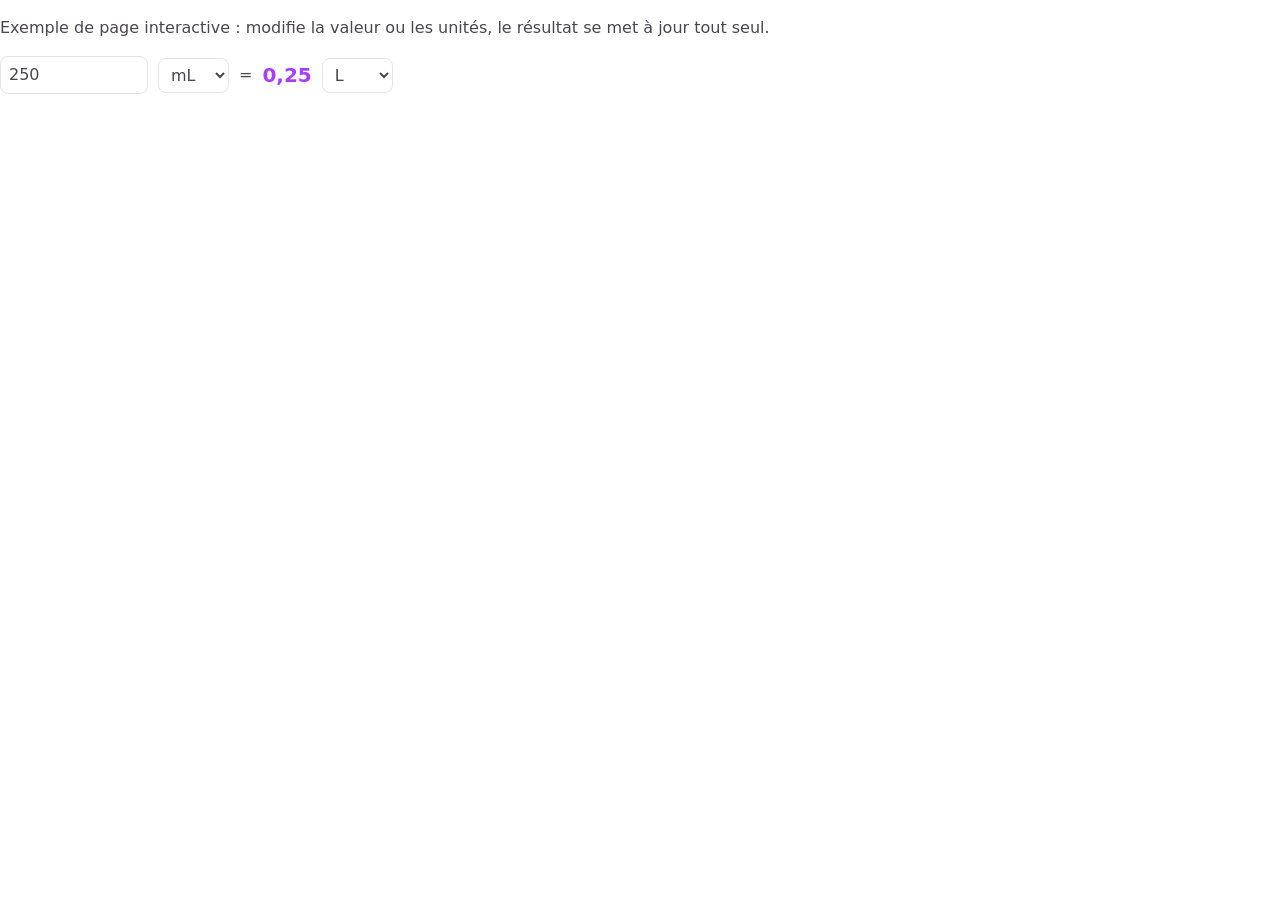
<file: pages/convertisseur.html>
<!doctype html>
<html lang="fr">
<head>
<meta charset="utf-8">
<meta name="viewport" content="width=device-width, initial-scale=1">
<title>Convertisseur d'unités</title>
<style>
  :root { --accent: #aa3bff; --texte: #4b4553; --bord: #e5e4e7; --fond: #fff; }
  @media (prefers-color-scheme: dark) { :root { --texte: #cfcad6; --bord: #34303b; --fond: #16141a; } }
  body { margin: 0; font: 16px/1.5 system-ui, sans-serif; color: var(--texte); background: var(--fond); }
  .ligne { display: flex; flex-wrap: wrap; gap: 10px; align-items: center; margin: 10px 0; }
  input, select { font: inherit; padding: 6px 8px; border: 1px solid var(--bord); border-radius: 8px;
                  background: var(--fond); color: var(--texte); }
  input { width: 130px; }
  .resultat { font-size: 20px; font-weight: 600; color: var(--accent); }
</style>
</head>
<body>
  <p>Exemple de page interactive : modifie la valeur ou les unités, le résultat se met à jour tout seul.</p>
  <div class="ligne">
    <input id="valeur" type="number" value="250" step="any" aria-label="Valeur">
    <select id="de" aria-label="Unité de départ"></select>
    <span>=</span>
    <span class="resultat" id="resultat"></span>
    <select id="vers" aria-label="Unité d'arrivée"></select>
  </div>
<script>
  // Volumes, exprimés en litres.
  const UNITES = { "L": 1, "mL": 1e-3, "µL": 1e-6, "m³": 1000, "dm³": 1, "cm³": 1e-3 };
  const de = document.getElementById("de"), vers = document.getElementById("vers");
  for (const u of Object.keys(UNITES)) { de.add(new Option(u, u)); vers.add(new Option(u, u)); }
  de.value = "mL"; vers.value = "L";
  function calculer() {
    const v = parseFloat(document.getElementById("valeur").value.replace(",", "."));
    const r = v * UNITES[de.value] / UNITES[vers.value];
    document.getElementById("resultat").textContent =
      isNaN(r) ? "—" : r.toLocaleString("fr-FR", { maximumSignificantDigits: 6 });
  }
  document.querySelectorAll("input, select").forEach((e) => e.addEventListener("input", calculer));
  calculer();
</script>
</body>
</html>
</file>
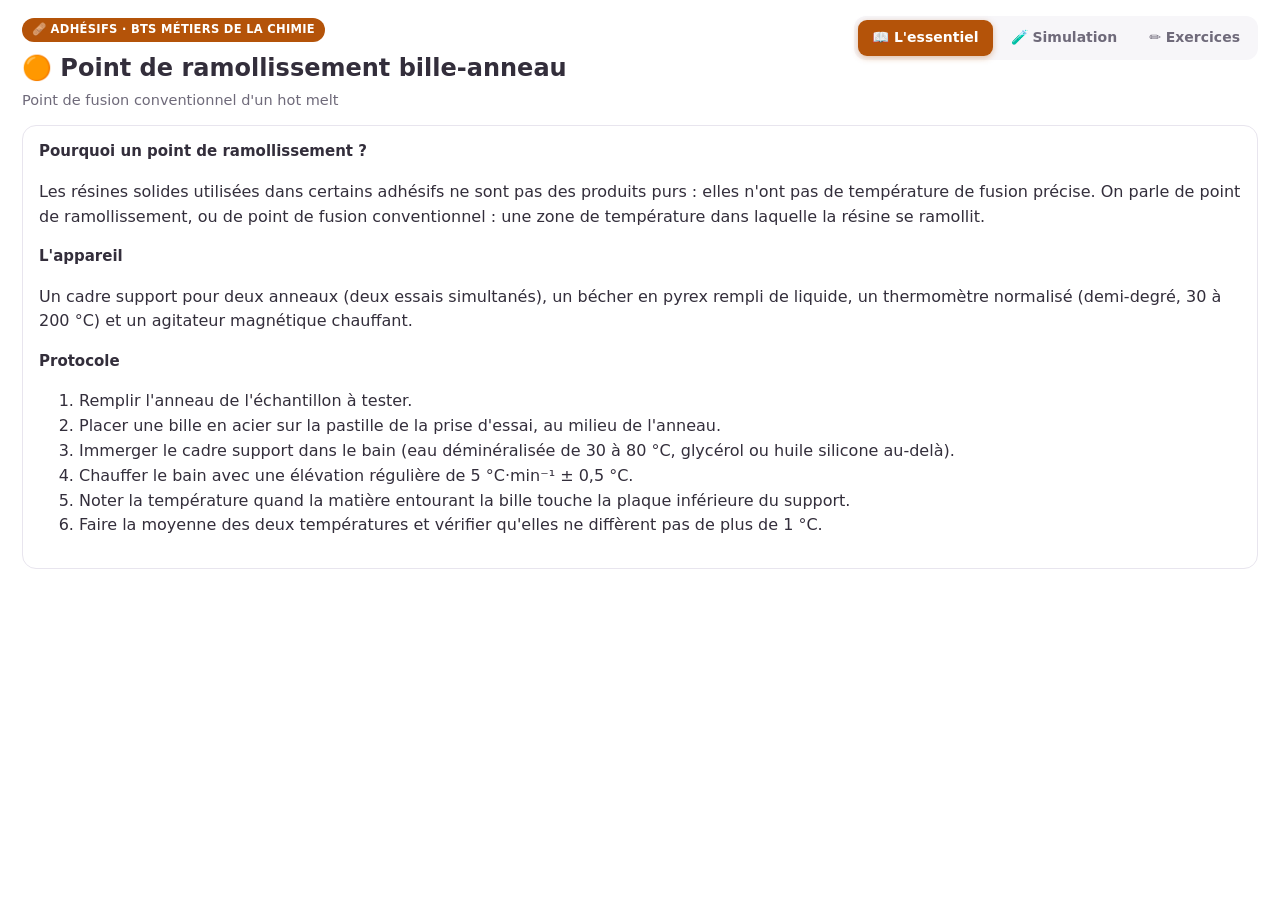
<file: pages/module-bille-anneau.html>
<!doctype html>
<html lang="fr">
<head>
<meta charset="utf-8">
<meta name="viewport" content="width=device-width, initial-scale=1">
<title>Bille-anneau — Adhésifs · Formu au labo</title>
<style>
  :root { --cat:#b45309; --vert:#16a34a; --texte:#332e3b; --bord:#e8e5ee; --fond:#fff; --gris:#f7f6f9; --gris2:#6f6a7a; }
  * { box-sizing:border-box; }
  body { margin:0; font:16px/1.55 system-ui,sans-serif; color:var(--texte); background:var(--fond); }
  header.mod { display:flex; justify-content:space-between; align-items:flex-start; gap:16px; padding:16px 22px 0; flex-wrap:wrap; }
  .chip { display:inline-block; background:var(--cat); color:#fff; font-size:11.5px; font-weight:700; padding:3px 10px; border-radius:999px; letter-spacing:.3px; }
  h1 { font-size:24px; margin:8px 0 2px; } h1 .emoji { display:inline-block; animation: pop .5s cubic-bezier(.2,1.6,.4,1) both; }
  .sous { color:var(--gris2); margin:0; font-size:14.5px; }
  .tabs { display:flex; gap:4px; background:var(--gris); padding:4px; border-radius:12px; }
  .tab { border:0; background:none; font:inherit; font-size:14px; font-weight:600; padding:7px 14px; border-radius:9px; color:var(--gris2); cursor:pointer; }
  .tab.actif { background:var(--cat); color:#fff; box-shadow:0 2px 6px rgba(180,83,9,.35); }
  main { padding:14px 22px 30px; }
  section.anim { animation: fadeUp .25s ease both; }
  .banner { width:100%; display:flex; justify-content:space-between; align-items:center; gap:12px; background:var(--cat); color:#fff; border:0; border-radius:14px; padding:13px 18px; font:inherit; cursor:pointer; margin-bottom:14px; text-align:left; transition: filter .15s, transform .12s; }
  .banner:hover { filter:brightness(1.07); } .banner:active { transform:scale(.99); }
  .banner strong { font-size:17px; display:block; } .banner small { opacity:.85; font-size:13px; }
  .banner .fleche { font-size:24px; }
  .cols { display:grid; grid-template-columns: 1fr 340px; gap:16px; align-items:start; }
  @media (max-width: 920px) { .cols { grid-template-columns: 1fr; } }
  .card { background:#fff; border:1px solid var(--bord); border-radius:14px; padding:14px 16px; margin-bottom:14px; }
  .card-head { display:flex; justify-content:space-between; align-items:center; gap:10px; margin-bottom:8px; flex-wrap:wrap; }
  .card h2 { font-size:15px; margin:0; }
  .etapes-panel { background:var(--gris); border-radius:14px; padding:12px 14px; position:sticky; top:12px; }
  .etapes-head { display:flex; justify-content:space-between; align-items:center; margin-bottom:8px; }
  .etapes-head h2 { font-size:15px; margin:0; }
  #progres { font-size:13px; color:var(--gris2); font-weight:700; }
  .etape { display:flex; gap:10px; padding:9px 10px; border-radius:10px; font-size:14px; color:#8b8698; }
  .etape .num { flex:0 0 24px; height:24px; border-radius:50%; background:#e4e1ea; color:#6f6a7a; display:inline-flex; align-items:center; justify-content:center; font-size:13px; font-weight:700; }
  .etape.fait { color:#a09aae; text-decoration:line-through; }
  .etape.fait .num { background:var(--vert); color:#fff; animation: pop .3s cubic-bezier(.2,1.8,.4,1) both; }
  .etape.courante { background:#fff; box-shadow:0 4px 14px rgba(51,46,59,.10); outline:1.5px solid var(--cat); color:var(--texte); font-weight:600; display:block; }
  .etape.courante .num { background:var(--cat); color:#fff; }
  .etape-action { margin:10px 0 4px 34px; font-weight:400; }
  button.action { background:var(--vert); color:#fff; border:0; border-radius:10px; padding:9px 16px; font:inherit; font-weight:600; cursor:pointer; transition: filter .12s, transform .12s; }
  button.action:hover { filter:brightness(1.08); } button.action:active { transform:scale(.96); }
  input, select { font:inherit; padding:6px 8px; border:1px solid var(--bord); border-radius:8px; background:#fff; color:var(--texte); }
  input[type=number] { width:100px; }
  .ligne { display:flex; flex-wrap:wrap; gap:8px; align-items:center; margin:6px 0; }
  canvas { width:100%; max-width:560px; border:1px solid var(--bord); border-radius:10px; background:#fff; }
  .thermo-gros { font-size:24px; font-weight:700; font-variant-numeric:tabular-nums; background:#17141c; color:#ff9d5c; border-radius:10px; padding:4px 14px; display:inline-block; }
  .ok { color:var(--vert); font-weight:700; } .ko { color:#c0392b; font-weight:600; }
  #resultat { font-size:18px; font-weight:700; color:var(--cat); }
  .petit { font-size:13px; color:var(--gris2); }
  details { border:1px solid var(--bord); border-radius:10px; padding:8px 12px; background:#fff; }
  summary { cursor:pointer; font-weight:600; }
  @keyframes fadeUp { from { opacity:0; transform:translateY(12px);} to { opacity:1; transform:none;} }
  @keyframes pop { from { opacity:0; transform:scale(.5);} to { opacity:1; transform:scale(1);} }
</style>
</head>
<body>
<header class="mod">
  <div>
    <span class="chip">🩹 ADHÉSIFS · BTS MÉTIERS DE LA CHIMIE</span>
    <h1><span class="emoji">🟠</span> Point de ramollissement bille-anneau</h1>
    <p class="sous">Point de fusion conventionnel d'un hot melt</p>
  </div>
  <nav class="tabs">
    <button class="tab actif" data-tab="essentiel">📖 L'essentiel</button>
    <button class="tab" data-tab="simulation">🧪 Simulation</button>
    <button class="tab" data-tab="exercices">✏️ Exercices</button>
  </nav>
</header>
<main>
  <section id="tab-essentiel">
    <div class="card">
      <h2>Pourquoi un point de ramollissement ?</h2>
      <p>Les résines solides utilisées dans certains adhésifs ne sont pas des produits purs : elles n'ont pas de température de fusion précise. On parle de point de ramollissement, ou de point de fusion conventionnel : une zone de température dans laquelle la résine se ramollit.</p>
      <h2>L'appareil</h2>
      <p>Un cadre support pour deux anneaux (deux essais simultanés), un bécher en pyrex rempli de liquide, un thermomètre normalisé (demi-degré, 30 à 200 °C) et un agitateur magnétique chauffant.</p>
      <h2>Protocole</h2>
      <ol>
        <li>Remplir l'anneau de l'échantillon à tester.</li>
        <li>Placer une bille en acier sur la pastille de la prise d'essai, au milieu de l'anneau.</li>
        <li>Immerger le cadre support dans le bain (eau déminéralisée de 30 à 80 °C, glycérol ou huile silicone au-delà).</li>
        <li>Chauffer le bain avec une élévation régulière de 5 °C·min⁻¹ ± 0,5 °C.</li>
        <li>Noter la température quand la matière entourant la bille touche la plaque inférieure du support.</li>
        <li>Faire la moyenne des deux températures et vérifier qu'elles ne diffèrent pas de plus de 1 °C.</li>
      </ol>
    </div>
  </section>

  <section id="tab-simulation" hidden>
    <button class="banner" id="lancer"><span><strong>🔄 Lancer une nouvelle simulation</strong><small>Repartir de zéro avec un nouvel échantillon</small></span><span class="fleche">→</span></button>
    <div class="cols">
      <div>
        <div class="card">
          <div class="card-head">
            <h2>Échantillon</h2>
            <span class="ligne"><select id="selSample"></select><span class="thermo-gros" id="temp">30,0 °C</span></span>
          </div>
          <canvas id="bain" width="560" height="300"></canvas>
        </div>
      </div>
      <aside class="etapes-panel">
        <div class="etapes-head"><h2>Étapes du protocole</h2><span id="progres"></span></div>
        <div id="etapes"></div>
        <p id="resultat"></p>
      </aside>
    </div>
  </section>

  <section id="tab-exercices" hidden>
    <div class="card">
      <h2>Exercice</h2>
      <p>Deux essais simultanés donnent 74,5 °C et 75,0 °C. Quel est le point de ramollissement retenu ? Les deux essais sont-ils concordants ?</p>
      <details><summary>Voir la correction</summary>
        <p>Moyenne = (74,5 + 75,0) / 2 = <strong>74,75 °C ≈ 74,8 °C</strong>. Écart = 0,5 °C ≤ 1 °C : <strong>essais concordants</strong>, on retient 74,8 °C.</p>
      </details>
    </div>
  </section>
</main>
<script>
"use strict";
document.querySelectorAll(".tab").forEach((b) => (b.onclick = () => {
  document.querySelectorAll(".tab").forEach((x) => x.classList.toggle("actif", x === b));
  document.querySelectorAll("main section").forEach((s) => (s.hidden = true));
  const p = document.getElementById("tab-" + b.dataset.tab);
  p.hidden = false; p.classList.remove("anim"); void p.offsetWidth; p.classList.add("anim");
}));

const SAMPLES = [
  { id: "apao",  nom: "hot melt polyoléfine (APAO)",           t: 90 },
  { id: "eva1",  nom: "hot melt EVA pour emballage",           t: 75 },
  { id: "eva2",  nom: "hot melt EVA haute performance",        t: 85 },
  { id: "pa",    nom: "hot melt polyamide",                    t: 135 },
  { id: "psa",   nom: "hot melt sensible à la pression (SBC)", t: 65 },
  { id: "rosin", nom: "ester de colophane",                    t: 78 },
  { id: "resin", nom: "résine tackifiante",                    t: 88 }
];
const BAINS = { eau: "eau déminéralisée (30–80 °C)", glycerol: "glycérol (> 80 °C)", silicone: "huile silicone (> 80 °C)" };
const ETAPES = [
  "Choisir le liquide du bain adapté à la température visée.",
  "Régler la chauffe à 5 °C·min⁻¹ ± 0,5 °C.",
  "Lancer le chauffage du bain.",
  "Noter la température quand la bille de l'anneau 1 tombe (T₁).",
  "Noter la température quand la bille de l'anneau 2 tombe (T₂).",
  "Moyenne des deux températures et contrôle : |T₁ − T₂| ≤ 1 °C."
];
function calcMoyenne(a, b) { return (a + b) / 2; }

let S = null;
const $ = (id) => document.getElementById(id);
const rnd = (a, b) => a + Math.random() * (b - a);
const nb = (v) => parseFloat(String(v).replace(",", "."));
const fmt = (v, d) => v.toLocaleString("fr-FR", { minimumFractionDigits: d, maximumFractionDigits: d });

const sel = $("selSample");
sel.innerHTML = '<option value="hasard">🎲 Au hasard</option>' + SAMPLES.map(s => '<option value="' + s.id + '">' + s.nom + "</option>").join("");

function dessiner() {
  const c = $("bain").getContext("2d");
  c.clearRect(0, 0, 560, 300);
  c.fillStyle = "#f6f5f8"; c.fillRect(0, 0, 560, 300);
  const liq = S && S.bain === "eau" ? "rgba(124,196,255,.55)" : S && S.bain ? "rgba(232,163,61,.45)" : "rgba(200,200,210,.3)";
  c.fillStyle = liq; c.fillRect(40, 60, 480, 200);
  c.strokeStyle = "#9aa"; c.lineWidth = 3; c.strokeRect(40, 60, 480, 200);
  c.fillStyle = "#5b5468"; c.font = "12px system-ui";
  c.fillText(S && S.bain ? BAINS[S.bain] : "bain", 46, 78);
  [160, 360].forEach((x) => {
    c.strokeStyle = "#7d7688"; c.lineWidth = 4;
    c.beginPath(); c.arc(x, 120, 26, 0, Math.PI * 2); c.stroke();
    c.fillStyle = "#c9c2d4"; c.fillRect(x - 30, 218, 60, 8);
    const y1 = x === 160 ? (S ? S.b1y : 0) : (S ? S.b2y : 0);
    c.fillStyle = "#444"; c.beginPath(); c.arc(x, 120 - 18 + y1, 9, 0, Math.PI * 2); c.fill();
    c.fillStyle = "#5b5468"; c.fillText(x === 160 ? "anneau 1" : "anneau 2", x - 24, 250);
  });
  if (S && S.chauffe) { c.fillStyle = "#c0392b"; c.fillRect(250, 262, 60, 10); }
}

function lancer() {
  const val = sel.value;
  const s = val === "hasard" ? SAMPLES[Math.floor(Math.random() * SAMPLES.length)] : SAMPLES.find(x => x.id === val);
  const t1 = s.t + rnd(-0.3, 0.3);
  S = { sample: s, T1: t1, T2: t1 + rnd(-0.7, 0.7), bain: "", rate: 5, etape: 0, temp: 30, chauffe: false, t1vue: false, t2vue: false, b1y: 0, b2y: 0 };
  $("temp").textContent = "30,0 °C";
  $("resultat").textContent = "";
  dessiner(); afficherEtapes();
}

function actionHTML(i) {
  switch (i) {
    case 0: {
      const opts = Object.keys(BAINS).map(k => '<option value="' + k + '">' + BAINS[k] + "</option>").join("");
      return '<div class="ligne"><span>Liquide du bain :</span><select id="selBain"><option value="">— choisir —</option>' + opts + '</select><button class="action" onclick="validerBain()">Valider</button></div><p id="msg"></p>';
    }
    case 1: return '<div class="ligne"><span>Vitesse :</span><input id="inRate" type="number" step="0.1" value="5"> °C·min⁻¹<button class="action" onclick="validerRate()">Régler</button></div><p id="msg"></p>';
    case 2: return '<div class="ligne"><button class="action" onclick="chauffer()">🔥 Lancer le chauffage</button></div>';
    case 3: return '<div class="ligne"><button class="action" onclick="noterT1()">Noter T₁ (bille anneau 1)</button></div><p id="msg"></p>';
    case 4: return '<div class="ligne"><button class="action" onclick="noterT2()">Noter T₂ (bille anneau 2)</button></div><p id="msg"></p>';
    case 5: return '<div class="ligne"><span>Moyenne :</span><input id="inMoy" type="number" step="0.1" placeholder="°C"><button class="action" onclick="validerMoy()">Valider</button></div><p id="msg"></p>';
  }
  return "";
}

function afficherEtapes() {
  if (!S) { $("etapes").innerHTML = ETAPES.map((t, i) => '<div class="etape"><span class="num">' + (i + 1) + '</span><span>' + t + "</span></div>").join(""); $("progres").textContent = ""; return; }
  $("etapes").innerHTML = ETAPES.map((t, i) => {
    if (i < S.etape) return '<div class="etape fait"><span class="num">✓</span><span>' + t + "</span></div>";
    if (i === S.etape) return '<div class="etape courante"><div style="display:flex;gap:10px;"><span class="num">' + (i + 1) + '</span><span>' + t + '</span></div><div class="etape-action">' + actionHTML(i) + "</div></div>";
    return '<div class="etape"><span class="num">' + (i + 1) + '</span><span>' + t + "</span></div>";
  }).join("");
  $("progres").textContent = Math.min(S.etape + 1, ETAPES.length) + "/" + ETAPES.length;
}
function valider() { S.etape++; afficherEtapes(); }

window.validerBain = () => {
  S.bain = $("selBain").value;
  if (!S.bain) { $("msg").innerHTML = '<span class="ko">✘ Choisis un liquide.</span>'; return; }
  if (S.sample.t > 80 && S.bain === "eau") { $("msg").innerHTML = '<span class="ko">✘ Au-delà de 80 °C : glycérol ou huile silicone.</span>'; return; }
  dessiner(); valider();
};
window.validerRate = () => {
  const v = nb($("inRate").value);
  if (isNaN(v) || Math.abs(v - 5) > 0.5) { $("msg").innerHTML = '<span class="ko">✘ La fiche impose 5 °C·min⁻¹ ± 0,5 °C.</span>'; return; }
  S.rate = v; valider();
};
window.chauffer = () => {
  valider(); S.chauffe = true;
  const t0 = performance.now();
  (function step(t) {
    if (!S || !S.chauffe) return;
    const minutes = (t - t0) / 1000 * 8;
    S.temp = 30 + S.rate * minutes;
    $("temp").textContent = fmt(Math.min(S.temp, 200), 1) + " °C";
    if (!S.t1vue && S.temp >= S.T1) { S.t1vue = true; S.b1y = 100; }
    if (!S.t2vue && S.temp >= S.T2) { S.t2vue = true; S.b2y = 100; }
    dessiner();
    if (S.temp < 200 && S.etape <= 4) requestAnimationFrame(step);
  })(t0);
};
window.noterT1 = () => {
  if (!S.t1vue) { $("msg").innerHTML = '<span class="ko">✘ La bille de l\'anneau 1 n\'est pas encore tombée.</span>'; return; }
  $("msg").innerHTML = '<span class="ok">✔ T₁ = ' + fmt(S.T1, 1) + " °C.</span>"; valider();
};
window.noterT2 = () => {
  if (!S.t2vue) { $("msg").innerHTML = '<span class="ko">✘ La bille de l\'anneau 2 n\'est pas encore tombée.</span>'; return; }
  $("msg").innerHTML = '<span class="ok">✔ T₂ = ' + fmt(S.T2, 1) + " °C.</span>"; valider();
};
window.validerMoy = () => {
  const m = nb($("inMoy").value); const attendu = calcMoyenne(S.T1, S.T2);
  if (isNaN(m)) { $("msg").innerHTML = '<span class="ko">✘ Entre la moyenne.</span>'; return; }
  const diff = Math.abs(S.T1 - S.T2);
  if (Math.abs(m - attendu) <= 0.1) {
    $("resultat").innerHTML = "Point de ramollissement = " + fmt(m, 1) + " °C &nbsp;" +
      (diff <= 1 ? '<span class="ok">✔ |T₁−T₂| = ' + fmt(diff, 1) + " °C ≤ 1 °C : concordants.</span>"
                 : '<span class="ko">✘ |T₁−T₂| = ' + fmt(diff, 1) + " °C > 1 °C : non concordants.</span>");
    valider();
  } else $("msg").innerHTML = '<span class="ko">✘ Moyenne ≈ ' + fmt(attendu, 1) + " °C — recalcule.</span>";
};

$("lancer").onclick = lancer;
afficherEtapes();
dessiner();
</script>
</body>
</html>
</file>
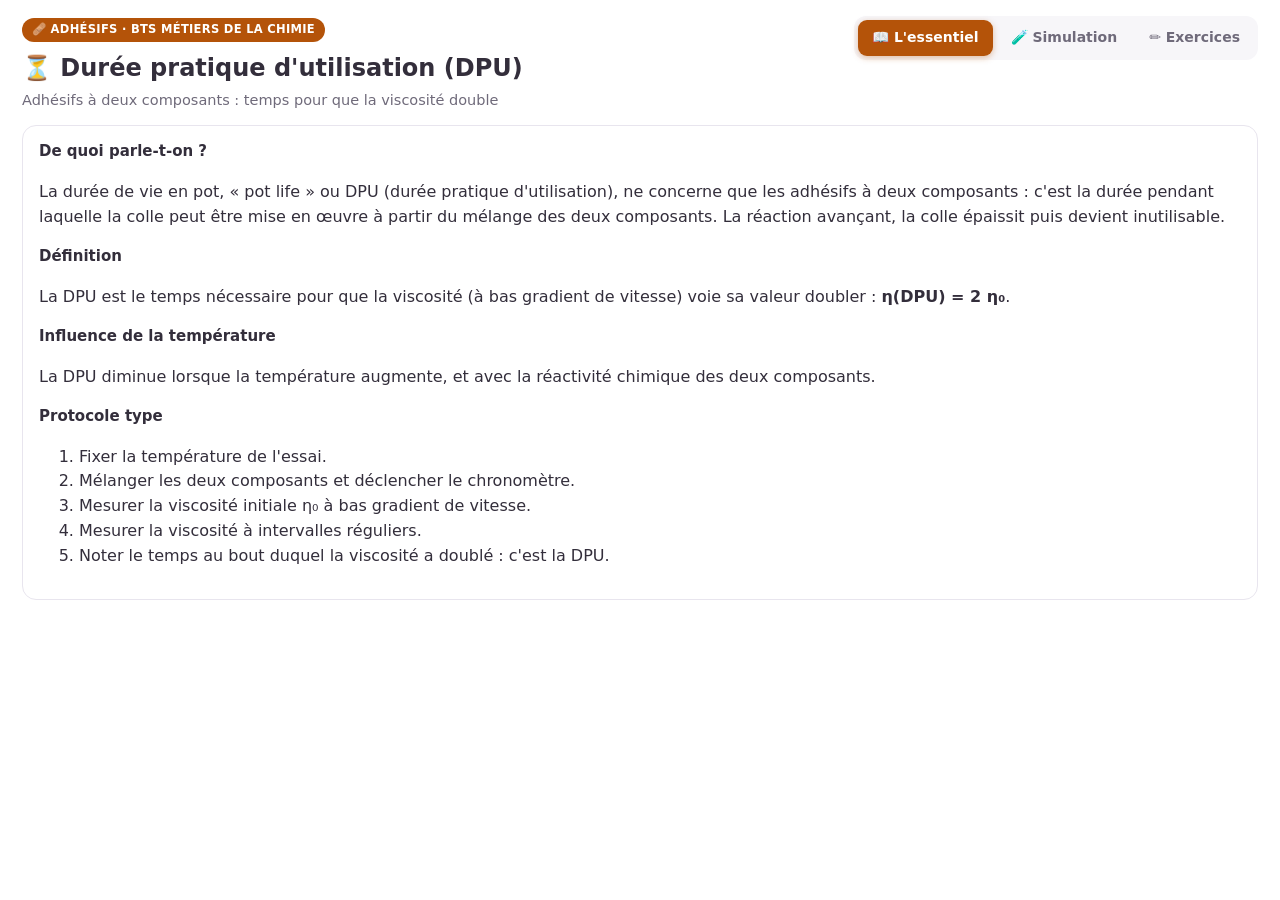
<file: pages/module-dpu.html>
<!doctype html>
<html lang="fr">
<head>
<meta charset="utf-8">
<meta name="viewport" content="width=device-width, initial-scale=1">
<title>DPU — Adhésifs · Formu au labo</title>
<style>
  :root { --cat:#b45309; --vert:#16a34a; --texte:#332e3b; --bord:#e8e5ee; --fond:#fff; --gris:#f7f6f9; --gris2:#6f6a7a; }
  * { box-sizing:border-box; }
  body { margin:0; font:16px/1.55 system-ui,sans-serif; color:var(--texte); background:var(--fond); }
  header.mod { display:flex; justify-content:space-between; align-items:flex-start; gap:16px; padding:16px 22px 0; flex-wrap:wrap; }
  .chip { display:inline-block; background:var(--cat); color:#fff; font-size:11.5px; font-weight:700; padding:3px 10px; border-radius:999px; letter-spacing:.3px; }
  h1 { font-size:24px; margin:8px 0 2px; } h1 .emoji { display:inline-block; animation: pop .5s cubic-bezier(.2,1.6,.4,1) both; }
  .sous { color:var(--gris2); margin:0; font-size:14.5px; }
  .tabs { display:flex; gap:4px; background:var(--gris); padding:4px; border-radius:12px; }
  .tab { border:0; background:none; font:inherit; font-size:14px; font-weight:600; padding:7px 14px; border-radius:9px; color:var(--gris2); cursor:pointer; }
  .tab.actif { background:var(--cat); color:#fff; box-shadow:0 2px 6px rgba(180,83,9,.35); }
  main { padding:14px 22px 30px; }
  section.anim { animation: fadeUp .25s ease both; }
  .banner { width:100%; display:flex; justify-content:space-between; align-items:center; gap:12px; background:var(--cat); color:#fff; border:0; border-radius:14px; padding:13px 18px; font:inherit; cursor:pointer; margin-bottom:14px; text-align:left; transition: filter .15s, transform .12s; }
  .banner:hover { filter:brightness(1.07); } .banner:active { transform:scale(.99); }
  .banner strong { font-size:17px; display:block; } .banner small { opacity:.85; font-size:13px; }
  .banner .fleche { font-size:24px; }
  .cols { display:grid; grid-template-columns: 1fr 340px; gap:16px; align-items:start; }
  @media (max-width: 920px) { .cols { grid-template-columns: 1fr; } }
  .card { background:#fff; border:1px solid var(--bord); border-radius:14px; padding:14px 16px; margin-bottom:14px; }
  .card-head { display:flex; justify-content:space-between; align-items:center; gap:10px; margin-bottom:8px; flex-wrap:wrap; }
  .card h2 { font-size:15px; margin:0; }
  .etapes-panel { background:var(--gris); border-radius:14px; padding:12px 14px; position:sticky; top:12px; }
  .etapes-head { display:flex; justify-content:space-between; align-items:center; margin-bottom:8px; }
  .etapes-head h2 { font-size:15px; margin:0; }
  #progres { font-size:13px; color:var(--gris2); font-weight:700; }
  .etape { display:flex; gap:10px; padding:9px 10px; border-radius:10px; font-size:14px; color:#8b8698; }
  .etape .num { flex:0 0 24px; height:24px; border-radius:50%; background:#e4e1ea; color:#6f6a7a; display:inline-flex; align-items:center; justify-content:center; font-size:13px; font-weight:700; }
  .etape.fait { color:#a09aae; text-decoration:line-through; }
  .etape.fait .num { background:var(--vert); color:#fff; animation: pop .3s cubic-bezier(.2,1.8,.4,1) both; }
  .etape.courante { background:#fff; box-shadow:0 4px 14px rgba(51,46,59,.10); outline:1.5px solid var(--cat); color:var(--texte); font-weight:600; display:block; }
  .etape.courante .num { background:var(--cat); color:#fff; }
  .etape-action { margin:10px 0 4px 34px; font-weight:400; }
  button.action { background:var(--vert); color:#fff; border:0; border-radius:10px; padding:9px 16px; font:inherit; font-weight:600; cursor:pointer; transition: filter .12s, transform .12s; }
  button.action:hover { filter:brightness(1.08); } button.action:active { transform:scale(.96); }
  input, select { font:inherit; padding:6px 8px; border:1px solid var(--bord); border-radius:8px; background:#fff; color:var(--texte); }
  input[type=number] { width:110px; }
  .ligne { display:flex; flex-wrap:wrap; gap:8px; align-items:center; margin:6px 0; }
  canvas { width:100%; max-width:560px; border:1px solid var(--bord); border-radius:10px; background:#fff; }
  .chrono { font-size:26px; font-weight:700; font-variant-numeric:tabular-nums; background:#17141c; color:#ffd27d; border-radius:10px; padding:4px 14px; display:inline-block; }
  .visco { font-size:20px; font-weight:700; font-variant-numeric:tabular-nums; background:#17141c; color:#7dffb0; border-radius:10px; padding:4px 12px; display:inline-block; }
  .ok { color:var(--vert); font-weight:700; } .ko { color:#c0392b; font-weight:600; }
  #resultat { font-size:18px; font-weight:700; color:var(--cat); }
  .petit { font-size:13px; color:var(--gris2); }
  details { border:1px solid var(--bord); border-radius:10px; padding:8px 12px; background:#fff; }
  summary { cursor:pointer; font-weight:600; }
  @keyframes fadeUp { from { opacity:0; transform:translateY(12px);} to { opacity:1; transform:none;} }
  @keyframes pop { from { opacity:0; transform:scale(.5);} to { opacity:1; transform:scale(1);} }
</style>
</head>
<body>
<header class="mod">
  <div>
    <span class="chip">🩹 ADHÉSIFS · BTS MÉTIERS DE LA CHIMIE</span>
    <h1><span class="emoji">⏳</span> Durée pratique d'utilisation (DPU)</h1>
    <p class="sous">Adhésifs à deux composants : temps pour que la viscosité double</p>
  </div>
  <nav class="tabs">
    <button class="tab actif" data-tab="essentiel">📖 L'essentiel</button>
    <button class="tab" data-tab="simulation">🧪 Simulation</button>
    <button class="tab" data-tab="exercices">✏️ Exercices</button>
  </nav>
</header>
<main>
  <section id="tab-essentiel">
    <div class="card">
      <h2>De quoi parle-t-on ?</h2>
      <p>La durée de vie en pot, « pot life » ou DPU (durée pratique d'utilisation), ne concerne que les adhésifs à deux composants : c'est la durée pendant laquelle la colle peut être mise en œuvre à partir du mélange des deux composants. La réaction avançant, la colle épaissit puis devient inutilisable.</p>
      <h2>Définition</h2>
      <p>La DPU est le temps nécessaire pour que la viscosité (à bas gradient de vitesse) voie sa valeur doubler : <strong>η(DPU) = 2 η₀</strong>.</p>
      <h2>Influence de la température</h2>
      <p>La DPU diminue lorsque la température augmente, et avec la réactivité chimique des deux composants.</p>
      <h2>Protocole type</h2>
      <ol>
        <li>Fixer la température de l'essai.</li>
        <li>Mélanger les deux composants et déclencher le chronomètre.</li>
        <li>Mesurer la viscosité initiale η₀ à bas gradient de vitesse.</li>
        <li>Mesurer la viscosité à intervalles réguliers.</li>
        <li>Noter le temps au bout duquel la viscosité a doublé : c'est la DPU.</li>
      </ol>
    </div>
  </section>

  <section id="tab-simulation" hidden>
    <button class="banner" id="lancer"><span><strong>🔄 Lancer une nouvelle simulation</strong><small>Repartir de zéro avec un nouvel échantillon</small></span><span class="fleche">→</span></button>
    <div class="cols">
      <div>
        <div class="card">
          <div class="card-head">
            <h2>Système bicomposant</h2>
            <span class="ligne"><select id="selSys"></select><select id="selTemp"></select><span class="chrono" id="chrono">0,0 min</span></span>
          </div>
          <canvas id="courbe" width="560" height="280"></canvas>
          <div class="ligne" style="margin-top:8px;">
            <span>η₀ :</span><span class="visco" id="eta0">—</span>
            <span>η(t) :</span><span class="visco" id="etaT">—</span>
          </div>
        </div>
      </div>
      <aside class="etapes-panel">
        <div class="etapes-head"><h2>Étapes du protocole</h2><span id="progres"></span></div>
        <div id="etapes"></div>
        <p id="resultat"></p>
      </aside>
    </div>
  </section>

  <section id="tab-exercices" hidden>
    <div class="card">
      <h2>Exercice</h2>
      <p>À 25 °C, un bicomposant a une viscosité initiale η₀ = 3,0 Pa·s et sa viscosité suit η(t) = η₀·e<sup>k t</sup> avec k = 0,0462 min⁻¹. Quelle est la DPU ?</p>
      <details><summary>Voir la correction</summary>
        <p>η(DPU) = 2 η₀ donc e<sup>k·DPU</sup> = 2, d'où DPU = ln 2 / k = 0,693 / 0,0462 ≈ <strong>15,0 min</strong>.</p>
      </details>
    </div>
  </section>
</main>
<script>
"use strict";
document.querySelectorAll(".tab").forEach((b) => (b.onclick = () => {
  document.querySelectorAll(".tab").forEach((x) => x.classList.toggle("actif", x === b));
  document.querySelectorAll("main section").forEach((s) => (s.hidden = true));
  const p = document.getElementById("tab-" + b.dataset.tab);
  p.hidden = false; p.classList.remove("anim"); void p.offsetWidth; p.classList.add("anim");
}));

const SYSTEMES = [
  { id: "ep",  nom: "système époxy",          k25: 0.030 },
  { id: "mma", nom: "système acrylate (MMA)", k25: 0.046 },
  { id: "pu",  nom: "système polyuréthane",   k25: 0.020 }
];
const TEMPS = [20, 25, 30, 35];
const ETAPES = [
  "Fixer la température de l'essai.",
  "Mélanger les deux composants et déclencher le chronomètre.",
  "Mesurer la viscosité initiale η₀ à bas gradient de vitesse.",
  "Suivre η(t) et noter le temps où la viscosité a doublé : c'est la DPU."
];
function calcK(k25, T) { return k25 * Math.pow(2, (T - 25) / 10); }
function calcDPU(k) { return Math.LN2 / k; }

let S = null;
const $ = (id) => document.getElementById(id);
const rnd = (a, b) => a + Math.random() * (b - a);
const nb = (v) => parseFloat(String(v).replace(",", "."));
const fmt = (v, d) => v.toLocaleString("fr-FR", { minimumFractionDigits: d, maximumFractionDigits: d });

const selSys = $("selSys");
selSys.innerHTML = '<option value="hasard">🎲 Au hasard</option>' + SYSTEMES.map(s => '<option value="' + s.id + '">' + s.nom + "</option>").join("");
$("selTemp").innerHTML = TEMPS.map(t => '<option value="' + t + '"' + (t === 25 ? " selected" : "") + ">" + t + " °C</option>").join("");

function lancer() {
  const val = selSys.value;
  const sys = val === "hasard" ? SYSTEMES[Math.floor(Math.random() * SYSTEMES.length)] : SYSTEMES.find(s => s.id === val);
  S = { sys, T: parseInt($("selTemp").value, 10), eta0: rnd(1.5, 4.0), etape: 0, anim: false };
  S.k = calcK(sys.k25, S.T); S.dpu = calcDPU(S.k);
  $("chrono").textContent = "0,0 min"; $("eta0").textContent = "—"; $("etaT").textContent = "—";
  $("resultat").textContent = "";
  const c = $("courbe").getContext("2d"); c.clearRect(0, 0, 560, 280);
  afficherEtapes();
}

function actionHTML(i) {
  switch (i) {
    case 0: return '<div class="ligne"><span>Température :</span><select id="selT2">' + TEMPS.map(t => '<option value="' + t + '"' + (t === S.T ? " selected" : "") + ">" + t + " °C</option>").join("") + '</select><button class="action" onclick="validerT()">Fixer</button></div><p id="msg"></p>';
    case 1: return '<div class="ligne"><button class="action" onclick="melanger()">🧪 Mélanger et lancer le chrono</button></div>';
    case 2: return '<div class="ligne"><button class="action" onclick="mesurerEta0()">Mesurer η₀</button></div>';
    case 3: return '<div class="ligne"><span>Temps où η = 2η₀ :</span><input id="inT" type="number" step="0.1" placeholder="min"> min<button class="action" onclick="validerDPU()">Valider</button></div><p id="msg"></p>';
  }
  return "";
}

function afficherEtapes() {
  if (!S) { $("etapes").innerHTML = ETAPES.map((t, i) => '<div class="etape"><span class="num">' + (i + 1) + '</span><span>' + t + "</span></div>").join(""); $("progres").textContent = ""; return; }
  $("etapes").innerHTML = ETAPES.map((t, i) => {
    if (i < S.etape) return '<div class="etape fait"><span class="num">✓</span><span>' + t + "</span></div>";
    if (i === S.etape) return '<div class="etape courante"><div style="display:flex;gap:10px;"><span class="num">' + (i + 1) + '</span><span>' + t + '</span></div><div class="etape-action">' + actionHTML(i) + "</div></div>";
    return '<div class="etape"><span class="num">' + (i + 1) + '</span><span>' + t + "</span></div>";
  }).join("");
  $("progres").textContent = Math.min(S.etape + 1, ETAPES.length) + "/" + ETAPES.length;
}
function valider() { S.etape++; afficherEtapes(); }

window.validerT = () => { S.T = parseInt($("selT2").value, 10); S.k = calcK(S.sys.k25, S.T); S.dpu = calcDPU(S.k); $("selTemp").value = String(S.T); valider(); };
window.melanger = () => {
  valider();
  const tmax = 3 * S.dpu; const duree = 6000; const t0 = performance.now();
  const c = $("courbe").getContext("2d");
  S.anim = true;
  (function dessiner(p) {
    const t = p * tmax;
    c.clearRect(0, 0, 560, 280);
    c.strokeStyle = "#eceaf1"; c.fillStyle = "#6f6a7a"; c.font = "12px system-ui";
    for (let g = 1; g <= 4; g++) { const y = 250 - (g - 1) * 55; c.beginPath(); c.moveTo(50, y); c.lineTo(540, y); c.stroke(); c.fillText("×" + g, 22, y + 4); }
    for (let m = 0; m <= tmax + 0.001; m += tmax / 6) { const x = 50 + m / tmax * 490; c.fillText(fmt(m, 1), x - 8, 268); }
    c.fillText("t (min)", 500, 268); c.fillText("η / η₀", 8, 20);
    c.strokeStyle = "#c9c5d4"; c.beginPath(); c.moveTo(50, 250); c.lineTo(50, 30); c.lineTo(540, 250); c.stroke();
    c.strokeStyle = "#2563eb"; c.lineWidth = 2.5; c.beginPath();
    const n = Math.max(2, Math.floor(p * 200));
    for (let i = 0; i <= n; i++) {
      const tt = tmax * i / n; const y = 250 - (Math.exp(S.k * tt) - 1) * 55; const x = 50 + tt / tmax * 490;
      i === 0 ? c.moveTo(x, y) : c.lineTo(x, y);
    }
    c.stroke(); c.lineWidth = 1;
    c.strokeStyle = "#b45309"; c.setLineDash([5, 4]); c.beginPath(); c.moveTo(50, 195); c.lineTo(540, 195); c.stroke(); c.setLineDash([]);
    c.fillStyle = "#b45309"; c.fillText("2 η₀", 505, 190);
    if ($("eta0").textContent !== "—") $("etaT").textContent = fmt(S.eta0 * Math.exp(S.k * t), 2) + " Pa·s";
    $("chrono").textContent = fmt(t, 1) + " min";
    if (p < 1 && S.anim) requestAnimationFrame((tt) => dessiner(Math.min(1, (tt - t0) / duree)));
  })(0);
};
window.mesurerEta0 = () => { $("eta0").textContent = fmt(S.eta0, 2) + " Pa·s"; valider(); };
window.validerDPU = () => {
  const v = nb($("inT").value);
  if (isNaN(v)) { $("msg").innerHTML = '<span class="ko">✘ Entre un nombre de minutes.</span>'; return; }
  if (Math.abs(v - S.dpu) <= 0.08 * S.dpu) {
    $("resultat").innerHTML = "DPU = " + fmt(v, 1) + " min &nbsp;<span class='ok'>✔ conforme (attendu ≈ " + fmt(S.dpu, 1) + " min à " + S.T + " °C)</span>";
    valider();
  } else $("msg").innerHTML = '<span class="ko">✘ La courbe coupe 2 η₀ vers ' + fmt(S.dpu, 1) + " min — relis le graphique.</span>";
};

$("lancer").onclick = lancer;
afficherEtapes();
</script>
</body>
</html>
</file>
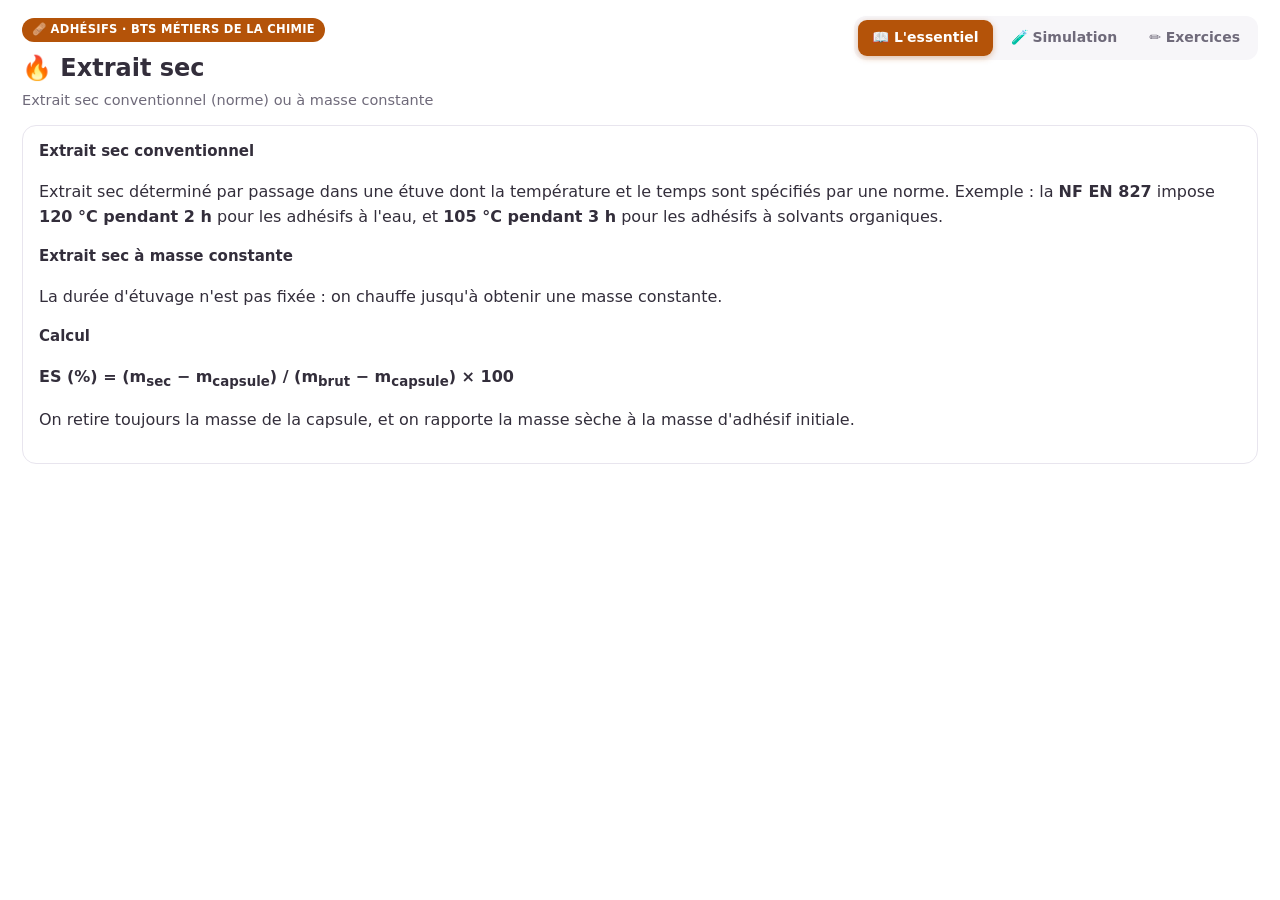
<file: pages/module-extrait-sec.html>
<!doctype html>
<html lang="fr">
<head>
<meta charset="utf-8">
<meta name="viewport" content="width=device-width, initial-scale=1">
<title>Extrait sec — Adhésifs · Formu au labo</title>
<style>
  :root { --cat:#b45309; --vert:#16a34a; --texte:#332e3b; --bord:#e8e5ee; --fond:#fff; --gris:#f7f6f9; --gris2:#6f6a7a; }
  * { box-sizing:border-box; }
  body { margin:0; font:16px/1.55 system-ui,sans-serif; color:var(--texte); background:var(--fond); }
  header.mod { display:flex; justify-content:space-between; align-items:flex-start; gap:16px; padding:16px 22px 0; flex-wrap:wrap; }
  .chip { display:inline-block; background:var(--cat); color:#fff; font-size:11.5px; font-weight:700; padding:3px 10px; border-radius:999px; letter-spacing:.3px; }
  h1 { font-size:24px; margin:8px 0 2px; } h1 .emoji { display:inline-block; animation: pop .5s cubic-bezier(.2,1.6,.4,1) both; }
  .sous { color:var(--gris2); margin:0; font-size:14.5px; }
  .tabs { display:flex; gap:4px; background:var(--gris); padding:4px; border-radius:12px; }
  .tab { border:0; background:none; font:inherit; font-size:14px; font-weight:600; padding:7px 14px; border-radius:9px; color:var(--gris2); cursor:pointer; }
  .tab.actif { background:var(--cat); color:#fff; box-shadow:0 2px 6px rgba(180,83,9,.35); }
  main { padding:14px 22px 30px; }
  section.anim { animation: fadeUp .25s ease both; }
  .banner { width:100%; display:flex; justify-content:space-between; align-items:center; gap:12px; background:var(--cat); color:#fff; border:0; border-radius:14px; padding:13px 18px; font:inherit; cursor:pointer; margin-bottom:14px; text-align:left; transition: filter .15s, transform .12s; }
  .banner:hover { filter:brightness(1.07); } .banner:active { transform:scale(.99); }
  .banner strong { font-size:17px; display:block; } .banner small { opacity:.85; font-size:13px; }
  .banner .fleche { font-size:24px; }
  .cols { display:grid; grid-template-columns: 1fr 340px; gap:16px; align-items:start; }
  @media (max-width: 920px) { .cols { grid-template-columns: 1fr; } }
  .card { background:#fff; border:1px solid var(--bord); border-radius:14px; padding:14px 16px; margin-bottom:14px; }
  .card-head { display:flex; justify-content:space-between; align-items:center; gap:10px; margin-bottom:8px; flex-wrap:wrap; }
  .card h2 { font-size:15px; margin:0; }
  .etapes-panel { background:var(--gris); border-radius:14px; padding:12px 14px; position:sticky; top:12px; }
  .etapes-head { display:flex; justify-content:space-between; align-items:center; margin-bottom:8px; }
  .etapes-head h2 { font-size:15px; margin:0; }
  #progres { font-size:13px; color:var(--gris2); font-weight:700; }
  .etape { display:flex; gap:10px; padding:9px 10px; border-radius:10px; font-size:14px; color:#8b8698; }
  .etape .num { flex:0 0 24px; height:24px; border-radius:50%; background:#e4e1ea; color:#6f6a7a; display:inline-flex; align-items:center; justify-content:center; font-size:13px; font-weight:700; }
  .etape.fait { color:#a09aae; text-decoration:line-through; }
  .etape.fait .num { background:var(--vert); color:#fff; animation: pop .3s cubic-bezier(.2,1.8,.4,1) both; }
  .etape.courante { background:#fff; box-shadow:0 4px 14px rgba(51,46,59,.10); outline:1.5px solid var(--cat); color:var(--texte); font-weight:600; display:block; }
  .etape.courante .num { background:var(--cat); color:#fff; }
  .etape-action { margin:10px 0 4px 34px; font-weight:400; }
  button.action { background:var(--vert); color:#fff; border:0; border-radius:10px; padding:9px 16px; font:inherit; font-weight:600; cursor:pointer; transition: filter .12s, transform .12s; }
  button.action:hover { filter:brightness(1.08); } button.action:active { transform:scale(.96); }
  input, select { font:inherit; padding:6px 8px; border:1px solid var(--bord); border-radius:8px; background:#fff; color:var(--texte); }
  input[type=number] { width:110px; }
  .ligne { display:flex; flex-wrap:wrap; gap:8px; align-items:center; margin:6px 0; }
  canvas { width:100%; max-width:560px; border:1px solid var(--bord); border-radius:10px; background:#fff; }
  .etuve { display:inline-block; width:120px; height:90px; border:3px solid #c5c0d0; border-radius:12px; position:relative; background:#f4f2f7; overflow:hidden; vertical-align:middle; }
  .etuve .res { position:absolute; bottom:0; left:0; right:0; height:0%; background:linear-gradient(#ffb26b,#e2571e); transition: height 2.5s ease; }
  .etuveT { font-size:20px; font-weight:700; font-variant-numeric:tabular-nums; background:#17141c; color:#ff9d5c; border-radius:10px; padding:4px 12px; display:inline-block; }
  .balance { font-size:22px; font-weight:700; font-variant-numeric:tabular-nums; background:#17141c; color:#7dffb0; border-radius:10px; padding:4px 12px; display:inline-block; }
  .ok { color:var(--vert); font-weight:700; } .ko { color:#c0392b; font-weight:600; }
  #resultat { font-size:18px; font-weight:700; color:var(--cat); }
  .petit { font-size:13px; color:var(--gris2); }
  details { border:1px solid var(--bord); border-radius:10px; padding:8px 12px; background:#fff; }
  summary { cursor:pointer; font-weight:600; }
  @keyframes fadeUp { from { opacity:0; transform:translateY(12px);} to { opacity:1; transform:none;} }
  @keyframes pop { from { opacity:0; transform:scale(.5);} to { opacity:1; transform:scale(1);} }
</style>
</head>
<body>
<header class="mod">
  <div>
    <span class="chip">🩹 ADHÉSIFS · BTS MÉTIERS DE LA CHIMIE</span>
    <h1><span class="emoji">🔥</span> Extrait sec</h1>
    <p class="sous">Extrait sec conventionnel (norme) ou à masse constante</p>
  </div>
  <nav class="tabs">
    <button class="tab actif" data-tab="essentiel">📖 L'essentiel</button>
    <button class="tab" data-tab="simulation">🧪 Simulation</button>
    <button class="tab" data-tab="exercices">✏️ Exercices</button>
  </nav>
</header>
<main>
  <section id="tab-essentiel">
    <div class="card">
      <h2>Extrait sec conventionnel</h2>
      <p>Extrait sec déterminé par passage dans une étuve dont la température et le temps sont spécifiés par une norme. Exemple : la <strong>NF EN 827</strong> impose <strong>120 °C pendant 2 h</strong> pour les adhésifs à l'eau, et <strong>105 °C pendant 3 h</strong> pour les adhésifs à solvants organiques.</p>
      <h2>Extrait sec à masse constante</h2>
      <p>La durée d'étuvage n'est pas fixée : on chauffe jusqu'à obtenir une masse constante.</p>
      <h2>Calcul</h2>
      <p><strong>ES (%) = (m<sub>sec</sub> − m<sub>capsule</sub>) / (m<sub>brut</sub> − m<sub>capsule</sub>) × 100</strong></p>
      <p>On retire toujours la masse de la capsule, et on rapporte la masse sèche à la masse d'adhésif initiale.</p>
    </div>
  </section>

  <section id="tab-simulation" hidden>
    <button class="banner" id="lancer"><span><strong>🔄 Lancer une nouvelle simulation</strong><small>Repartir de zéro avec un nouvel échantillon</small></span><span class="fleche">→</span></button>
    <div class="cols">
      <div>
        <div class="card">
          <div class="card-head">
            <h2>Échantillon</h2>
            <select id="selSample"></select>
          </div>
          <div class="ligne">
            <span class="etuve"><span class="res" id="res"></span></span>
            <span class="etuveT" id="etuveT">—</span>
            <span class="balance" id="balance" data-v="0">—</span>
          </div>
          <canvas id="courbe" width="560" height="240"></canvas>
        </div>
      </div>
      <aside class="etapes-panel">
        <div class="etapes-head"><h2>Étapes du protocole</h2><span id="progres"></span></div>
        <div id="etapes"></div>
        <p id="resultat"></p>
      </aside>
    </div>
  </section>

  <section id="tab-exercices" hidden>
    <div class="card">
      <h2>Exercice</h2>
      <p>On pèse une capsule vide (m<sub>capsule</sub> = 12,000 g), puis capsule + adhésif (m<sub>brut</sub> = 15,250 g), puis après étuvage (m<sub>sec</sub> = 13,940 g). Calculer l'extrait sec.</p>
      <details><summary>Voir la correction</summary>
        <p>ES (%) = (13,940 − 12,000) / (15,250 − 12,000) × 100 = 1,940 / 3,250 × 100 ≈ <strong>59,7 %</strong>.</p>
      </details>
    </div>
  </section>
</main>
<script>
"use strict";
document.querySelectorAll(".tab").forEach((b) => (b.onclick = () => {
  document.querySelectorAll(".tab").forEach((x) => x.classList.toggle("actif", x === b));
  document.querySelectorAll("main section").forEach((s) => (s.hidden = true));
  const p = document.getElementById("tab-" + b.dataset.tab);
  p.hidden = false; p.classList.remove("anim"); void p.offsetWidth; p.classList.add("anim");
}));

const SAMPLES = [
  { type: "eau",     nom: "colle acrylique en émulsion aqueuse",        es: [40, 60] },
  { type: "eau",     nom: "latex de caoutchouc naturel en dispersion", es: [45, 65] },
  { type: "eau",     nom: "colle vinylique en dispersion aqueuse",     es: [50, 70] },
  { type: "solvant", nom: "colle polychloroprène en solution organique", es: [30, 55] },
  { type: "solvant", nom: "colle polyuréthane en solution organique",   es: [35, 60] },
  { type: "solvant", nom: "colle caoutchouc SBS en solution organique", es: [30, 50] }
];
const NORMS = {
  en827: { label: "NF EN 827 (conventionnel)", eau: { T: 120, h: 2 }, solvant: { T: 105, h: 3 } },
  constante: { label: "À masse constante", eau: { T: 120, h: 0 }, solvant: { T: 105, h: 0 } }
};
const ETAPES = [
  "Tarer la capsule vide (m_capsule).",
  "Déposer l'adhésif et peser capsule + échantillon (m_brut).",
  "Choisir les conditions d'étuvage (norme ou masse constante).",
  "Lancer l'étuvage.",
  "Peser à la sortie de l'étuve (m_sec).",
  "Calculer l'extrait sec : ES (%) = (m_sec − m_capsule) / (m_brut − m_capsule) × 100."
];
function calcES(mc, mBrut, mSec) { return (mSec - mc) / (mBrut - mc) * 100; }

let S = null;
const $ = (id) => document.getElementById(id);
const rnd = (a, b) => a + Math.random() * (b - a);
const nb = (v) => parseFloat(String(v).replace(",", "."));
const fmt = (v, d) => v.toLocaleString("fr-FR", { minimumFractionDigits: d, maximumFractionDigits: d });

const sel = $("selSample");
sel.innerHTML = '<option value="hasard">🎲 Au hasard</option>' + SAMPLES.map((s, i) => '<option value="' + i + '">' + s.nom + "</option>").join("");

function tweenBalance(cible) {
  const el = $("balance"); const from = parseFloat(el.dataset.v || "0"); const t0 = performance.now();
  (function step(t) {
    const p = Math.min(1, (t - t0) / 700); const v = from + (cible - from) * (1 - Math.pow(1 - p, 3));
    el.textContent = fmt(v, 3) + " g";
    if (p < 1) requestAnimationFrame(step); else el.dataset.v = String(cible);
  })(t0);
}

function lancer() {
  const val = sel.value;
  const s = val === "hasard" ? SAMPLES[Math.floor(Math.random() * SAMPLES.length)] : SAMPLES[parseInt(val, 10)];
  const esVrai = rnd(s.es[0], s.es[1]);
  const mCapsule = rnd(10, 14), mEch = rnd(2, 4);
  S = { sample: s, esVrai, mCapsule, mBrut: mCapsule + mEch, mSec: mCapsule + mEch * esVrai / 100, norme: "", T: 0, h: 0, etape: 0, cuisson: false };
  $("etuveT").textContent = "—"; $("res").style.height = "0%";
  $("balance").textContent = "—"; $("balance").dataset.v = "0";
  $("resultat").textContent = "";
  const c = $("courbe").getContext("2d"); c.clearRect(0, 0, 560, 240);
  afficherEtapes();
}

function actionHTML(i) {
  switch (i) {
    case 0: return '<div class="ligne"><button class="action" onclick="tare()">Tarer la capsule (m_capsule = ' + fmt(S.mCapsule, 3) + ' g)</button></div>';
    case 1: return '<div class="ligne"><button class="action" onclick="peserBrut()">Déposer l\'adhésif et peser (m_brut = ' + fmt(S.mBrut, 3) + ' g)</button></div>';
    case 2: {
      const opts = Object.keys(NORMS).map(k => '<option value="' + k + '">' + NORMS[k].label + "</option>").join("");
      return '<div class="ligne"><span>Conditions :</span><select id="selNorm">' + opts + '</select><button class="action" onclick="validerNorm()">Choisir</button></div><p id="msg"></p>';
    }
    case 3: return '<div class="ligne"><button class="action" onclick="cuire()">♨️ Lancer l\'étuvage</button></div>';
    case 4: return '<div class="ligne"><button class="action" onclick="peserSec()">Peser à la sortie (m_sec = ' + fmt(S.mSec, 3) + ' g)</button></div>';
    case 5: return '<div class="ligne"><span>ES (%) =</span><input id="inES" type="number" step="0.1" placeholder="%"> %<button class="action" onclick="validerES()">Valider</button></div><p id="msg"></p>';
  }
  return "";
}

function afficherEtapes() {
  if (!S) { $("etapes").innerHTML = ETAPES.map((t, i) => '<div class="etape"><span class="num">' + (i + 1) + '</span><span>' + t + "</span></div>").join(""); $("progres").textContent = ""; return; }
  $("etapes").innerHTML = ETAPES.map((t, i) => {
    if (i < S.etape) return '<div class="etape fait"><span class="num">✓</span><span>' + t + "</span></div>";
    if (i === S.etape) return '<div class="etape courante"><div style="display:flex;gap:10px;"><span class="num">' + (i + 1) + '</span><span>' + t + '</span></div><div class="etape-action">' + actionHTML(i) + "</div></div>";
    return '<div class="etape"><span class="num">' + (i + 1) + '</span><span>' + t + "</span></div>";
  }).join("");
  $("progres").textContent = Math.min(S.etape + 1, ETAPES.length) + "/" + ETAPES.length;
}
function valider() { S.etape++; afficherEtapes(); }

window.tare = () => { tweenBalance(S.mCapsule); valider(); };
window.peserBrut = () => { tweenBalance(S.mBrut); valider(); };
window.validerNorm = () => {
  S.norme = $("selNorm").value;
  if (!S.norme) { $("msg").innerHTML = '<span class="ko">✘ Choisis des conditions.</span>'; return; }
  const cond = NORMS[S.norme][S.sample.type];
  S.T = cond.T; S.h = cond.h;
  valider();
};
window.cuire = () => {
  valider(); S.cuisson = true;
  $("res").style.height = "80%";
  const t0 = performance.now(); const duree = S.h > 0 ? S.h * 1500 : 6000;
  (function step(t) {
    if (!S || !S.cuisson) return;
    const p = Math.min(1, (t - t0) / duree);
    $("etuveT").textContent = fmt(S.T * (1 - Math.pow(1 - p, 2)), 0) + " °C" + (S.h > 0 ? " · " + fmt(S.h * p, 1) + "/" + S.h + " h" : " · masse constante");
    const c = $("courbe").getContext("2d");
    c.clearRect(0, 0, 560, 240);
    c.strokeStyle = "#eceaf1"; c.fillStyle = "#6f6a7a"; c.font = "12px system-ui";
    c.beginPath(); c.moveTo(50, 20); c.lineTo(50, 210); c.lineTo(540, 210); c.stroke();
    c.fillText("m (g)", 8, 24); c.fillText("t", 530, 228);
    const mmax = S.mBrut, mmin = S.mSec - 0.05;
    c.strokeStyle = "#2563eb"; c.lineWidth = 2.5; c.beginPath();
    const n = Math.max(2, Math.floor(p * 150));
    for (let i = 0; i <= n; i++) {
      const tt = i / 150; const m = S.mSec + (S.mBrut - S.mSec) * Math.exp(-tt * 4);
      const x = 50 + tt * 490, y = 210 - (m - mmin) / (mmax - mmin) * 180;
      i === 0 ? c.moveTo(x, y) : c.lineTo(x, y);
    }
    c.stroke(); c.lineWidth = 1;
    if (p < 1) requestAnimationFrame(step);
  })(t0);
};
window.peserSec = () => { tweenBalance(S.mSec); valider(); };
window.validerES = () => {
  const v = nb($("inES").value);
  const attendu = calcES(S.mCapsule, S.mBrut, S.mSec);
  if (isNaN(v)) { $("msg").innerHTML = '<span class="ko">✘ Entre un pourcentage.</span>'; return; }
  if (Math.abs(v - attendu) <= 0.5) {
    $("resultat").innerHTML = "ES = " + fmt(v, 1) + " % &nbsp;<span class='ok'>✔ conforme (attendu ≈ " + fmt(attendu, 1) + " %)</span>";
    valider();
  } else $("msg").innerHTML = '<span class="ko">✘ ES ≈ ' + fmt(attendu, 1) + " % — recalcule.</span>";
};

$("lancer").onclick = lancer;
afficherEtapes();
</script>
</body>
</html>
</file>
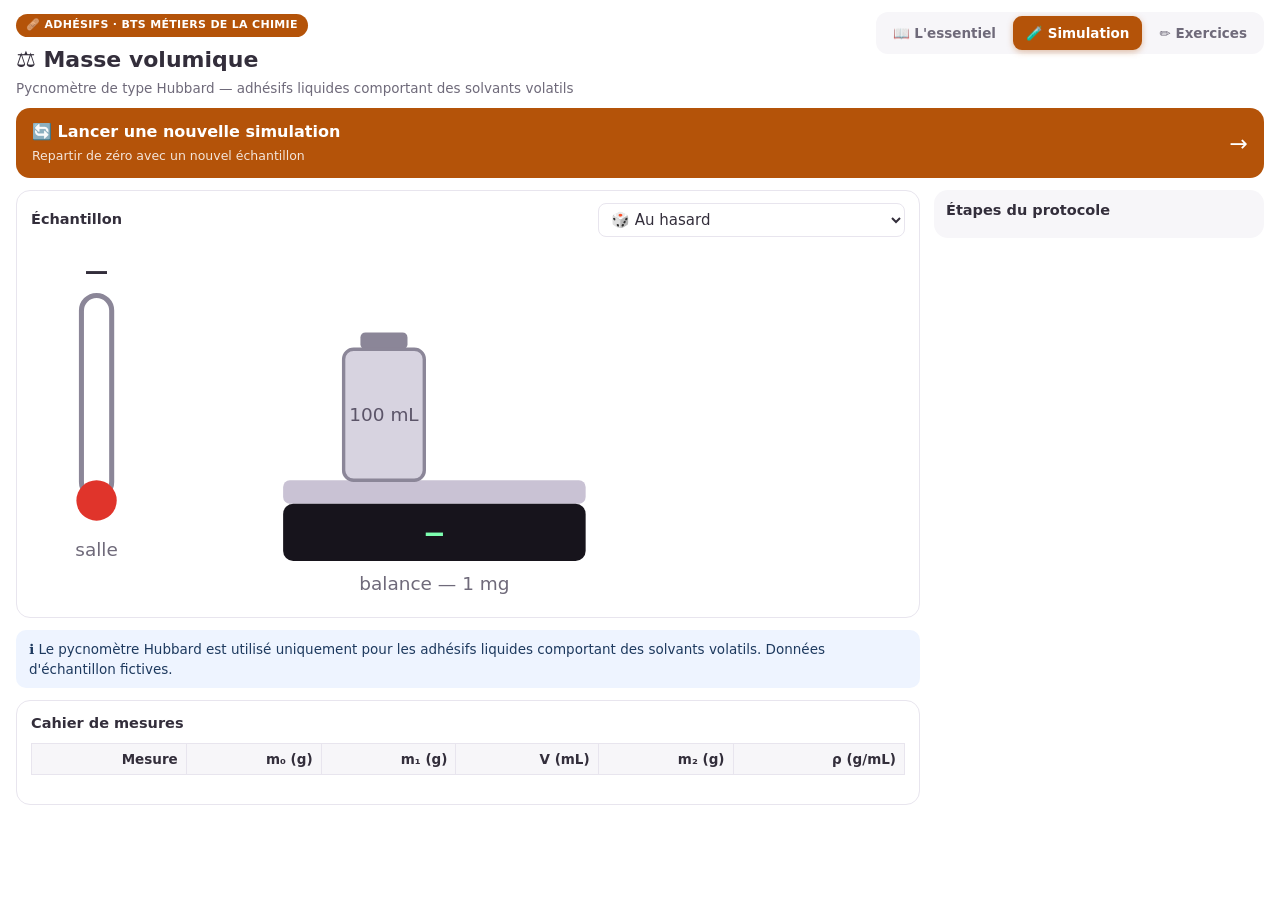
<file: pages/module-masse-volumique.html>
<!doctype html>
<html lang="fr">
<head>
<meta charset="utf-8">
<meta name="viewport" content="width=device-width, initial-scale=1">
<title>Masse volumique — Adhésifs · Formu au labo</title>
<style>
  :root {
    --cat:#b45309; --vert:#16a34a; --texte:#332e3b; --bord:#e8e5ee; --fond:#ffffff;
    --gris:#f7f6f9; --gris2:#6f6a7a; --eau:#93c5fd; --ambre:#f59e0b; --ko:#c0392b;
    --carte:#ffffff; --ombre:0 4px 14px rgba(51,46,59,.10);
  }
  @media (prefers-color-scheme: dark) {
    :root { --texte:#e6e2ee; --bord:#3a3547; --fond:#17141d; --gris:#211d2b; --gris2:#a49db8; --carte:#1e1a28; --ombre:0 4px 14px rgba(0,0,0,.5); }
  }
  * { box-sizing:border-box; }
  body { margin:0; font:15px/1.5 system-ui,sans-serif; color:var(--texte); background:var(--fond); }
  header.mod { display:flex; justify-content:space-between; align-items:flex-start; gap:12px; padding:12px 16px 0; flex-wrap:wrap; }
  .chip { display:inline-block; background:var(--cat); color:#fff; font-size:11px; font-weight:700; padding:3px 10px; border-radius:999px; letter-spacing:.3px; }
  h1 { font-size:22px; margin:6px 0 2px; } h1 .emoji { display:inline-block; animation: pop .5s cubic-bezier(.2,1.6,.4,1) both; }
  .sous { color:var(--gris2); margin:0; font-size:13.5px; }
  .tabs { display:flex; gap:4px; background:var(--gris); padding:4px; border-radius:12px; }
  .tab { border:0; background:none; font:inherit; font-size:13.5px; font-weight:600; padding:7px 13px; border-radius:9px; color:var(--gris2); cursor:pointer; }
  .tab.actif { background:var(--cat); color:#fff; box-shadow:0 2px 6px rgba(180,83,9,.35); }
  main { padding:10px 16px 24px; }
  section.anim { animation: fadeUp .25s ease both; }
  .banner { width:100%; display:flex; justify-content:space-between; align-items:center; gap:12px; background:var(--cat); color:#fff; border:0; border-radius:14px; padding:12px 16px; font:inherit; cursor:pointer; margin-bottom:12px; text-align:left; transition: filter .15s, transform .12s; }
  .banner:hover { filter:brightness(1.07); } .banner:active { transform:scale(.99); }
  .banner strong { font-size:16px; display:block; } .banner small { opacity:.85; font-size:12.5px; }
  .banner .fleche { font-size:22px; }
  .cols { display:grid; grid-template-columns: 1fr 330px; gap:14px; align-items:start; }
  @media (max-width: 920px) { .cols { grid-template-columns: 1fr; } }
  .card { background:var(--carte); border:1px solid var(--bord); border-radius:14px; padding:12px 14px; margin-bottom:12px; }
  .card-head { display:flex; justify-content:space-between; align-items:center; gap:10px; margin-bottom:8px; flex-wrap:wrap; }
  .card h2 { font-size:14.5px; margin:0; }
  .note { background:#eef4ff; color:#1e3a5f; border-radius:10px; padding:9px 13px; font-size:13.5px; margin-bottom:12px; }
  @media (prefers-color-scheme: dark) { .note { background:#1c2b45; color:#bcd3f5; } }
  .etapes-panel { background:var(--gris); border-radius:14px; padding:10px 12px; position:sticky; top:10px; }
  .etapes-head { display:flex; justify-content:space-between; align-items:center; margin-bottom:6px; }
  .etapes-head h2 { font-size:14.5px; margin:0; }
  #progres { font-size:12.5px; color:var(--gris2); font-weight:700; }
  .etape { border-radius:10px; font-size:13.5px; color:var(--gris2); margin-bottom:4px; }
  .etape .entete { display:flex; gap:9px; padding:8px 9px; align-items:baseline; width:100%; }
  .etape .num { flex:0 0 22px; height:22px; border-radius:50%; background:#e4e1ea; color:var(--gris2); display:inline-flex; align-items:center; justify-content:center; font-size:12px; font-weight:700; }
  @media (prefers-color-scheme: dark) { .etape .num { background:#332e40; } }
  .etape.fait { color:var(--gris2); }
  .etape.fait .num { background:var(--vert); color:#fff; }
  .etape.fait .entete { cursor:pointer; }
  .etape.courante { background:var(--carte); box-shadow:var(--ombre); outline:1.5px solid var(--cat); color:var(--texte); display:block; }
  .etape.courante .num { background:var(--cat); color:#fff; }
  .etape .consigne { padding:0 9px 0 40px; color:var(--gris2); margin:0 0 6px; }
  .etape .action { padding:0 9px 10px 40px; }
  .etape .resume { padding:0 9px 8px 40px; color:var(--vert); font-weight:600; font-size:13px; }
  .etape.locked { opacity:.55; }
  button.action { background:var(--vert); color:#fff; border:0; border-radius:10px; padding:9px 15px; font:inherit; font-weight:600; cursor:pointer; transition: filter .12s, transform .12s; }
  button.action:hover { filter:brightness(1.08); } button.action:active { transform:scale(.96); }
  button.action:disabled { opacity:.5; cursor:default; }
  button.sec { background:var(--gris); color:var(--texte); border:1px solid var(--bord); border-radius:10px; padding:8px 13px; font:inherit; font-weight:600; cursor:pointer; }
  input, select { font:inherit; padding:6px 8px; border:1px solid var(--bord); border-radius:8px; background:var(--carte); color:var(--texte); }
  input[type=number], input[type=text] { width:110px; }
  .ligne { display:flex; flex-wrap:wrap; gap:8px; align-items:center; margin:6px 0; }
  table { border-collapse:collapse; width:100%; font-size:13.5px; }
  th, td { border:1px solid var(--bord); padding:5px 8px; text-align:right; }
  th { background:var(--gris); }
  tr.ligne-ok td { background:rgba(22,163,74,.18); }
  .ok { color:var(--vert); font-weight:700; } .ko { color:var(--ko); font-weight:600; }
  .vert { color:var(--vert); font-weight:700; }
  #resultat { font-size:17px; font-weight:700; color:var(--vert); }
  .petit { font-size:12.5px; color:var(--gris2); }
  details { border:1px solid var(--bord); border-radius:10px; padding:8px 12px; background:var(--carte); }
  summary { cursor:pointer; font-weight:600; }
  /* modale */
  #modale { position:fixed; inset:0; background:rgba(0,0,0,.45); display:none; align-items:center; justify-content:center; z-index:50; padding:16px; }
  #modale.ouverte { display:flex; }
  #modale .contenu { background:var(--carte); color:var(--texte); border-radius:14px; max-width:560px; width:100%; max-height:85vh; overflow:auto; padding:16px 18px; box-shadow:var(--ombre); animation: pop .25s ease both; }
  #modale h3 { margin-top:0; }
  .encadre { border:2px solid var(--cat); border-radius:10px; padding:8px 12px; font-weight:700; display:inline-block; margin:8px 0; }
  /* secousse erreur */
  @keyframes secoue { 0%,100%{transform:translateX(0);} 25%{transform:translateX(-6px);} 75%{transform:translateX(6px);} }
  .secoue { animation: secoue .3s ease; }
  @keyframes fadeUp { from { opacity:0; transform:translateY(10px);} to { opacity:1; transform:none;} }
  @keyframes pop { from { opacity:0; transform:scale(.6);} to { opacity:1; transform:scale(1);} }
  @media (prefers-reduced-motion: reduce) { * { animation:none !important; transition:none !important; } }
  /* rapport d'impression */
  #rapport { display:none; }
  @media print {
    body * { visibility:hidden; }
    #rapport, #rapport * { visibility:visible; }
    #rapport { display:block; position:absolute; inset:0; background:#fff; color:#000; padding:20px; }
  }
  .formule { font-size:13.5px; background:var(--gris); border-radius:8px; padding:6px 10px; margin:4px 0; }
  .exo-panel { display:none; } .exo-panel.ouvert { display:block; animation: fadeUp .25s ease both; }
  .phrase { display:block; width:100%; text-align:left; background:var(--carte); border:1px solid var(--bord); border-radius:10px; padding:8px 12px; margin:5px 0; cursor:pointer; font:inherit; color:var(--texte); }
  .phrase.selectionnee { outline:2px solid var(--cat); }
  .phrase.bonne { border-color:var(--vert); background:rgba(22,163,74,.12); }
  .ordre-item { display:flex; align-items:center; gap:8px; background:var(--carte); border:1px solid var(--bord); border-radius:10px; padding:7px 10px; margin:5px 0; }
  .ordre-item .fleches { display:flex; flex-direction:column; gap:2px; }
  .ordre-item .fleches button { font-size:11px; padding:2px 7px; border:1px solid var(--bord); background:var(--gris); color:var(--texte); border-radius:6px; cursor:pointer; }
  .champ-ko { border-color:var(--ko) !important; background:rgba(192,57,43,.12) !important; }
  .champ-ok { border-color:var(--vert) !important; background:rgba(22,163,74,.12) !important; }
</style>
</head>
<body>
<header class="mod">
  <div>
    <span class="chip">🩹 ADHÉSIFS · BTS MÉTIERS DE LA CHIMIE</span>
    <h1><span class="emoji">⚖️</span> Masse volumique</h1>
    <p class="sous">Pycnomètre de type Hubbard — adhésifs liquides comportant des solvants volatils</p>
  </div>
  <nav class="tabs" aria-label="Onglets du module">
    <button class="tab" data-tab="essentiel">📖 L'essentiel</button>
    <button class="tab actif" data-tab="simulation">🧪 Simulation</button>
    <button class="tab" data-tab="exercices">✏️ Exercices</button>
  </nav>
</header>
<main>
  <section id="tab-essentiel" hidden>
    <div class="card">
      <h2>Quand l'utiliser ?</h2>
      <p>On utilise un pycnomètre de type Hubbard uniquement pour mesurer la masse volumique des adhésifs liquides comportant des solvants volatils. Les masses volumiques des colles pour emballages sont comprises entre 0,85 et 1,1 kg/L.</p>
    </div>
    <div class="card">
      <h2>Protocole</h2>
      <ol>
        <li>Nettoyer puis sécher le pycnomètre.</li>
        <li>Le peser à 1 mg près : m₀.</li>
        <li>Le remplir d'eau distillée à température ambiante et peser : m₁.</li>
        <li>En déduire, à l'aide du tableau, le volume exact du pycnomètre.</li>
        <li>Sécher le pycnomètre, le remplir avec l'adhésif liquide (à température ambiante) et peser : m₂.</li>
        <li>Faire la moyenne de deux mesures et rendre le résultat avec un écart type.</li>
      </ol>
    </div>
    <div class="card">
      <h2>Calculs</h2>
      <p class="formule">V = (m₁ − m₀) / ρ<sub>eau</sub>(T)</p>
      <p class="formule">ρ = (m₂ − m₀) / V</p>
      <p>Résultat : moyenne de deux mesures, avec l'écart type expérimental (convention n − 1) :</p>
      <p class="formule">s = √[ Σᵢ (ρᵢ − ρ̄)² / (n − 1) ]</p>
    </div>
    <div class="card">
      <h2>Masse volumique de l'eau (fiche Cf13)</h2>
      <table id="table-eau-ess"><thead><tr><th>Température (°C)</th><th>ρ<sub>eau</sub> (g·mL⁻¹)</th></tr></thead><tbody></tbody></table>
    </div>
  </section>

  <section id="tab-simulation">
    <button class="banner" id="lancer"><span><strong>🔄 Lancer une nouvelle simulation</strong><small>Repartir de zéro avec un nouvel échantillon</small></span><span class="fleche">→</span></button>
    <div class="cols">
      <div>
        <div class="card">
          <div class="card-head">
            <h2>Échantillon</h2>
            <select id="selSample" aria-label="Type d'adhésif"></select>
          </div>
          <svg id="banc" viewBox="0 0 520 210" width="100%" role="img" aria-label="Banc d'essai : thermomètre d'ambiance, pycnomètre 100 mL sur une balance au milligramme">
            <!-- thermomètre d'ambiance -->
            <rect x="30" y="30" width="18" height="120" rx="9" fill="none" stroke="#8b8698" stroke-width="3"/>
            <rect id="mercure" x="33" y="145" width="12" height="2" rx="6" fill="#e0342b"/>
            <circle cx="39" cy="152" r="12" fill="#e0342b"/>
            <text id="tempTxt" x="39" y="20" text-anchor="middle" font-size="14" font-weight="700" fill="currentColor">—</text>
            <text x="39" y="185" text-anchor="middle" font-size="11" fill="#6f6a7a">salle</text>
            <!-- balance -->
            <rect x="150" y="140" width="180" height="14" rx="4" fill="#c9c2d4"/>
            <rect x="150" y="154" width="180" height="34" rx="6" fill="#17141c"/>
            <text id="afficheur" x="240" y="177" text-anchor="middle" font-size="17" font-weight="700" fill="#7dffb0" font-family="ui-monospace,monospace">—</text>
            <text x="240" y="205" text-anchor="middle" font-size="11" fill="#6f6a7a">balance — 1 mg</text>
            <!-- pycnomètre -->
            <g id="gPyc">
              <rect id="bouchon" x="196" y="52" width="28" height="10" rx="3" fill="#8b8698"/>
              <rect id="pycCorps" x="186" y="62" width="48" height="78" rx="6" fill="#d7d3e0" stroke="#8b8698" stroke-width="2"/>
              <rect id="liquide" x="189" y="137" width="42" height="0" fill="#93c5fd"/>
              <text x="210" y="105" text-anchor="middle" font-size="11" fill="#5b5468">100 mL</text>
            </g>
            <!-- animations -->
            <g id="animGouttes" style="display:none" fill="#7cc4ff">
              <circle class="goutte" cx="210" cy="130" r="3"/><circle class="goutte" cx="204" cy="120" r="2.4"/><circle class="goutte" cx="216" cy="112" r="2"/>
            </g>
            <text id="animEtincelles" x="210" y="40" text-anchor="middle" font-size="16" style="display:none">✨</text>
            <line id="animFilet" x1="150" y1="70" x2="200" y2="80" stroke="#7cc4ff" stroke-width="3" stroke-dasharray="6 5" style="display:none"/>
          </svg>
        </div>
        <div class="note">ℹ️ Le pycnomètre Hubbard est utilisé uniquement pour les adhésifs liquides comportant des solvants volatils. Données d'échantillon fictives.</div>
        <div class="card">
          <div class="card-head"><h2>Cahier de mesures</h2></div>
          <table id="cahier">
            <thead><tr><th>Mesure</th><th>m₀ (g)</th><th>m₁ (g)</th><th>V (mL)</th><th>m₂ (g)</th><th>ρ (g/mL)</th></tr></thead>
            <tbody></tbody>
          </table>
          <div id="formules"></div>
          <p id="resultat"></p>
        </div>
      </div>
      <aside class="etapes-panel">
        <div class="etapes-head"><h2>Étapes du protocole</h2><span id="progres"></span></div>
        <div id="etapes"></div>
        <button class="sec" id="voirPrev" style="display:none; margin-top:6px;">Voir les étapes précédentes</button>
      </aside>
    </div>
  </section>

  <section id="tab-exercices" hidden>
    <div class="card">
      <div class="card-head">
        <h2>Exercices</h2>
        <span class="ligne">
          <select id="selExo" aria-label="Type d'exercice">
            <option value="calcul">🧮 Calcul</option>
            <option value="erreur">🔍 Trouver l'erreur</option>
            <option value="ordre">↕️ Remettre en ordre</option>
          </select>
          <button class="sec" id="nouvelExo">🎲 Nouvel exercice</button>
        </span>
      </div>
      <p class="petit">Les exercices sont tirés au hasard à chaque « Nouvel exercice ». Aucun score n'est enregistré pour l'instant.</p>
      <div id="exo-calcul" class="exo-panel"></div>
      <div id="exo-erreur" class="exo-panel"></div>
      <div id="exo-ordre" class="exo-panel"></div>
    </div>
  </section>
</main>

<div id="modale" role="dialog" aria-modal="true">
  <div class="contenu">
    <h3 id="modaleTitre">Calcul</h3>
    <div id="modaleCorps"></div>
    <div class="ligne" style="margin-top:12px; justify-content:flex-end;">
      <button class="sec" id="modaleFermer">Fermer</button>
      <button class="action" id="modaleSuivant">Étape suivante</button>
    </div>
  </div>
</div>
<div id="rapport"></div>

<script>
"use strict";
/* ================= Données ================= */
const EAU = { 19: 0.9984, 20: 0.9982, 21: 0.9980, 22: 0.9978, 23: 0.9975, 24: 0.9973 };
const ADH_TYPES = {
  pc:  "adhésif polychloroprène en solution",
  pu:  "adhésif polyuréthane en solution",
  sbs: "adhésif caoutchouc SBS en solution",
  acr: "adhésif acrylique en solution"
};
const ETAPES = [
  { t: "Nettoyer et sécher", c: "Nettoyer puis sécher le pycnomètre." },
  { t: "Peser vide : m₀", c: "Peser le pycnomètre vide à 1 mg près : m₀." },
  { t: "Remplir d'eau distillée", c: "Remplir le pycnomètre d'eau distillée à température ambiante." },
  { t: "Peser plein d'eau : m₁", c: "Peser le pycnomètre rempli d'eau : m₁." },
  { t: "Lire ρeau à la température de la salle", c: "Lire dans le tableau la masse volumique de l'eau à la température de la salle." },
  { t: "Calculer le volume V", c: "En déduire le volume exact du pycnomètre : V = (m₁ − m₀) / ρeau." },
  { t: "Sécher et remplir d'adhésif", c: "Sécher le pycnomètre et le remplir avec l'adhésif liquide (à température ambiante)." },
  { t: "Peser plein d'adhésif : m₂", c: "Peser le pycnomètre rempli d'adhésif : m₂." },
  { t: "Calculer ρ", c: "Calculer la masse volumique de l'adhésif : ρ = (m₂ − m₀) / V." },
  { t: "Seconde mesure", c: "La fiche demande deux mesures : refaire la mesure complète." },
  { t: "Moyenne et écart type", c: "Calculer la moyenne des deux mesures et l'écart type." },
  { t: "Résultat", c: "Résultat rendu avec son écart type." }
];
const RM = matchMedia("(prefers-reduced-motion: reduce)").matches;
const LS_KEY = "formu-mv-v1";

/* ================= Utilitaires ================= */
const $ = (id) => document.getElementById(id);
const rnd = (a, b) => a + Math.random() * (b - a);
function gauss(sigma) {
  let u = 0, v = 0;
  while (u === 0) u = Math.random();
  while (v === 0) v = Math.random();
  return Math.sqrt(-2 * Math.log(u)) * Math.cos(2 * Math.PI * v) * sigma;
}
const weigh = (x) => Math.round((x + gauss(0.0007)) * 1000) / 1000;
const nb = (v) => parseFloat(String(v).replace(",", "."));
const fmt = (v, d) => v.toLocaleString("fr-FR", { minimumFractionDigits: d, maximumFractionDigits: d });
const calcV = (m0, m1, r) => (m1 - m0) / r;
const calcRho = (m0, m2, V) => (m2 - m0) / V;
const calcMoy = (a, b) => (a + b) / 2;
const calcET = (a, b) => Math.abs(a - b) / Math.SQRT2;
function animHauteur(el, yCible, hCible, duree) {
  return new Promise((res) => {
    if (RM || duree <= 0) { el.setAttribute("y", yCible); el.setAttribute("height", hCible); return res(); }
    const y0 = parseFloat(el.getAttribute("y")), h0 = parseFloat(el.getAttribute("height"));
    const t0 = performance.now();
    (function step(t) {
      const p = Math.min(1, (t - t0) / duree);
      el.setAttribute("y", y0 + (yCible - y0) * p);
      el.setAttribute("height", h0 + (hCible - h0) * p);
      if (p < 1) requestAnimationFrame(step); else res();
    })(t0);
  });
}
function secouer(el) { el.classList.remove("secoue"); void el.offsetWidth; el.classList.add("secoue"); }

/* ================= Onglets ================= */
let onglet = "simulation";
document.querySelectorAll(".tab").forEach((b) => (b.onclick = () => setTab(b.dataset.tab)));
function setTab(t) {
  onglet = t;
  document.querySelectorAll(".tab").forEach((x) => x.classList.toggle("actif", x.dataset.tab === t));
  document.querySelectorAll("main section").forEach((s) => (s.hidden = s.id !== "tab-" + t));
  const p = $("tab-" + t);
  if (p && !p.hidden) { p.classList.remove("anim"); void p.offsetWidth; p.classList.add("anim"); }
  save();
}

/* ================= Simulation ================= */
let S = null;
const sel = $("selSample");
sel.innerHTML = '<option value="hasard">🎲 Au hasard</option>' + Object.keys(ADH_TYPES).map(k => '<option value="' + k + '">' + ADH_TYPES[k] + "</option>").join("");
sel.onchange = () => { if (S) lancer(); };

function nouveauTirage() {
  const T = 19 + Math.floor(Math.random() * 6);
  return {
    type: sel.value === "hasard" ? Object.keys(ADH_TYPES)[Math.floor(Math.random() * 4)] : sel.value,
    T, Vvrai: +rnd(99.85, 100.15).toFixed(3), m0vrai: +rnd(140, 190).toFixed(3), rhoVrai: +rnd(0.85, 1.10).toFixed(4)
  };
}
function peser(m0vrai, Vvrai, T, rhoVrai) {
  const m0 = weigh(m0vrai);
  const m1 = weigh(m0 + Vvrai * EAU[T]);
  const m2 = weigh(m0 + Vvrai * (rhoVrai + gauss(0.0010)));
  return { m0, m1, m2 };
}
function lancer() {
  const base = nouveauTirage();
  S = { ...base, etape: 0, res: {}, mesures: [peser(base.m0vrai, base.Vvrai, base.T, base.rhoVrai)], V: null, rhoT: null, rho: [null, null], mu: null, s: null, showPrev: false };
  $("resultat").textContent = "";
  $("afficheur").textContent = "—";
  $("tempTxt").textContent = S.T + " °C";
  $("mercure").setAttribute("y", 150 - (S.T - 19) / 5 * 100);
  $("mercure").setAttribute("height", 2 + (S.T - 19) / 5 * 100);
  animHauteur($("liquide"), 137, 0, 0).then(() => { $("liquide").setAttribute("fill", "#93c5fd"); });
  $("bouchon").setAttribute("y", 52);
  renderCahier(); renderEtapes(); renderFormules(); save();
}

function renderCahier() {
  const tb = $("cahier").querySelector("tbody");
  let html = '<tr><td>1</td><td>' + (S.mesures[0].m0 != null ? fmt(S.mesures[0].m0, 3) : "…") + "</td><td>" + (S.mesures[0].m1 != null ? fmt(S.mesures[0].m1, 3) : "…") + "</td><td>" + (S.V != null ? fmt(S.V, 2) : "…") + "</td><td>" + (S.mesures[0].m2 != null ? fmt(S.mesures[0].m2, 3) : "…") + "</td><td>" + (S.rho[0] != null ? fmt(S.rho[0], 4) : "…") + "</td></tr>";
  if (S.mesures[1]) html += '<tr><td>2</td><td>' + fmt(S.mesures[1].m0, 3) + "</td><td>" + fmt(S.mesures[1].m1, 3) + "</td><td>" + (S.V2 != null ? fmt(S.V2, 2) : "…") + "</td><td>" + (S.mesures[1].m2 != null ? fmt(S.mesures[1].m2, 3) : "…") + "</td><td>" + (S.rho[1] != null ? fmt(S.rho[1], 4) : "…") + "</td></tr>";
  tb.innerHTML = html;
}
function renderFormules() {
  let h = "";
  if (S && S.etape >= 6 && S.V != null) h += '<p class="formule">V = (m₁ − m₀) / ρ<sub>eau</sub> = (' + fmt(S.mesures[0].m1, 3) + " − " + fmt(S.mesures[0].m0, 3) + ") / " + fmt(EAU[S.T], 4) + " = " + fmt(S.V, 2) + " mL</p>";
  if (S && S.etape >= 9 && S.rho[0] != null) h += '<p class="formule">ρ = (m₂ − m₀) / V = (' + fmt(S.mesures[0].m2, 3) + " − " + fmt(S.mesures[0].m0, 3) + ") / " + fmt(S.V, 2) + " = " + fmt(S.rho[0], 4) + " g/mL</p>";
  $("formules").innerHTML = h;
}

/* ---- accordéon ---- */
function actionHTML(i) {
  const m = S.mesures[0];
  switch (i) {
    case 0: return '<button class="action" data-act="nettoyer">🧽 Nettoyer et sécher</button>';
    case 1: return '<button class="action" data-act="peser0">⚖️ Peser</button>';
    case 2: return '<button class="action" data-act="eau">💧 Remplir d\'eau distillée</button>';
    case 3: return '<button class="action" data-act="peser1">⚖️ Peser</button>';
    case 4: return '<div class="ligne"><span>La salle est à <strong>' + S.T + ' °C</strong> : clique la bonne ligne du tableau.</span></div>' +
      '<table id="table-clic"><thead><tr><th>Température (°C)</th><th>ρ<sub>eau</sub> (g·mL⁻¹)</th></tr></thead><tbody>' +
      Object.keys(EAU).map(t => '<tr data-t="' + t + '" style="cursor:pointer"><td>' + t + "</td><td>" + fmt(EAU[t], 4) + "</td></tr>").join("") +
      '</tbody></table><p class="petit">Tableau de la fiche Cf13.</p><p id="msg"></p>';
    case 5: return '<button class="action" data-act="calcV">🧮 Montrer le calcul</button>';
    case 6: return '<button class="action" data-act="adh">🫗 Sécher et remplir d\'adhésif</button>';
    case 7: return '<button class="action" data-act="peser2">⚖️ Peser</button>';
    case 8: return '<button class="action" data-act="calcRho">🧮 Montrer le calcul</button>';
    case 9: return '<button class="action" data-act="seconde">🔁 Seconde mesure</button>';
    case 10: return '<button class="action" data-act="calcMS">🧮 Montrer le calcul</button>';
    case 11: return '<p class="vert" style="font-size:16px;">✅ ρ = ' + fmt(S.mu, 4) + " ± " + fmt(S.s, 4) + " g/mL &nbsp;(" + fmt(S.mu, 4) + " kg/L)</p>" +
      '<div class="ligne"><button class="sec" data-act="revoir">🧮 Revoir le calcul</button><button class="action" data-act="export">📄 Exporter le compte rendu</button></div>';
  }
  return "";
}
function renderEtapes() {
  if (!S) { $("etapes").innerHTML = ""; $("progres").textContent = ""; $("voirPrev").style.display = "none"; return; }
  $("etapes").innerHTML = ETAPES.map((e, i) => {
    if (i < S.etape) {
      const ouvert = S.showPrev;
      return '<div class="etape fait" data-i="' + i + '"><div class="entete"><span class="num">✓</span><span><strong>' + (i + 1) + ". " + e.t + "</strong></span></div>" +
        (ouvert ? '<p class="consigne">' + e.c + '</p><p class="resume">✔ ' + (S.res[i] || "") + "</p>" : '<p class="resume" style="padding-left:40px;margin:0 0 4px;">✔ ' + (S.res[i] || "") + "</p>") + "</div>";
    }
    if (i === S.etape) return '<div class="etape courante"><div class="entete"><span class="num">' + (i + 1) + '</span><span><strong>' + e.t + "</strong></span></div><p class='consigne'>" + e.c + '</p><div class="action">' + actionHTML(i) + "</div></div>";
    return '<div class="etape locked"><div class="entete"><span class="num">' + (i + 1) + '</span><span>' + e.t + "</span></div></div>";
  }).join("");
  $("progres").textContent = Math.min(S.etape + 1, 12) + "/12";
  $("voirPrev").style.display = S.etape > 0 ? "" : "none";
  $("voirPrev").textContent = (S.showPrev ? "Masquer" : "Voir") + " les étapes précédentes (" + S.etape + ")";
  // branchements
  document.querySelectorAll("#etapes [data-act]").forEach((b) => (b.onclick = () => faire(b.dataset.act)));
  document.querySelectorAll("#table-clic tr").forEach((tr) => (tr.onclick = () => choisirLigne(tr)));
  document.querySelectorAll(".etape.fait .entete").forEach((h) => (h.onclick = () => { S.showPrev = !S.showPrev; renderEtapes(); save(); }));
}
function choisirLigne(tr) {
  const t = tr.dataset.t;
  if (t === String(S.T)) {
    S.rhoT = EAU[S.T];
    S.res[4] = "ρ<sub>eau</sub>(" + S.T + " °C) = " + fmt(EAU[S.T], 4) + " g/mL — bonne ligne surlignée en vert.";
    document.querySelectorAll("#table-clic tr").forEach((x) => (x.style.background = x === tr ? "rgba(22,163,74,.25)" : ""));
    setTimeout(() => { S.etape = 5; renderEtapes(); save(); }, RM ? 0 : 500);
  } else {
    secouer(tr);
    $("msg").innerHTML = '<span class="ko">Ce n\'est pas la bonne ligne : la salle est à ' + S.T + " °C.</span>";
  }
}
function peserEtAfficher(v) { $("afficheur").textContent = fmt(v, 3) + " g"; }

async function faire(act) {
  if (!S) return;
  document.querySelectorAll("#etapes [data-act]").forEach((b) => (b.disabled = true));
  const m = S.mesures[0];
  const duree = RM ? 0 : 900;
  if (act === "nettoyer") {
    const g = $("animGouttes"), e = $("animEtincelles");
    g.style.display = ""; e.style.display = "";
    await new Promise((r) => setTimeout(r, duree));
    g.style.display = "none"; e.style.display = "none";
    S.res[0] = "Pycnomètre propre et sec.";
    S.etape = 1;
  } else if (act === "peser0") {
    await animHauteur($("gPyc"), 0, 0, 0); // no-op
    $("gPyc").setAttribute("transform", "translate(0,4)");
    await new Promise((r) => setTimeout(r, RM ? 0 : 250));
    $("gPyc").setAttribute("transform", "");
    peserEtAfficher(m.m0); S.res[1] = "m₀ = " + fmt(m.m0, 3) + " g";
    S.etape = 2;
  } else if (act === "eau") {
    $("bouchon").setAttribute("y", 44);
    const f = $("animFilet"); f.style.display = "";
    await new Promise((r) => setTimeout(r, duree));
    f.style.display = ""; $("bouchon").setAttribute("y", 52);
    $("liquide").setAttribute("fill", "#93c5fd");
    await animHauteur($("liquide"), 66, 71, duree);
    S.res[2] = "Rempli d'eau distillée à température ambiante (" + S.T + " °C).";
    S.etape = 3;
  } else if (act === "peser1") {
    $("gPyc").setAttribute("transform", "translate(0,4)");
    await new Promise((r) => setTimeout(r, RM ? 0 : 250));
    $("gPyc").setAttribute("transform", "");
    peserEtAfficher(m.m1); S.res[3] = "m₁ = " + fmt(m.m1, 3) + " g";
    S.etape = 4;
  } else if (act === "calcV") {
    S.V = calcV(m.m0, m.m1, EAU[S.T]);
    ouvrirModale(5);
    document.querySelectorAll("#etapes [data-act]").forEach((b) => (b.disabled = false));
    return;
  } else if (act === "adh") {
    await animHauteur($("liquide"), 137, 0, duree / 2);
    const f = $("animFilet"); f.setAttribute("stroke", "#f59e0b"); f.style.display = "";
    await new Promise((r) => setTimeout(r, duree / 2));
    f.style.display = "";
    $("liquide").setAttribute("fill", "#f59e0b");
    await animHauteur($("liquide"), 66, 71, duree);
    S.res[6] = "Pycnomètre séché, rempli d'adhésif à température ambiante.";
    S.etape = 7;
  } else if (act === "peser2") {
    $("gPyc").setAttribute("transform", "translate(0,4)");
    await new Promise((r) => setTimeout(r, RM ? 0 : 250));
    $("gPyc").setAttribute("transform", "");
    peserEtAfficher(m.m2); S.res[7] = "m₂ = " + fmt(m.m2, 3) + " g";
    S.etape = 8;
  } else if (act === "calcRho") {
    S.rho[0] = calcRho(m.m0, m.m2, S.V);
    S.res[8] = "ρ₁ = " + fmt(S.rho[0], 4) + " g/mL.";
    ouvrirModale(8);
    document.querySelectorAll("#etapes [data-act]").forEach((b) => (b.disabled = false));
    return;
  } else if (act === "seconde") {
    S.mesures[1] = peser(S.m0vrai, S.Vvrai, S.T, S.rhoVrai);
    S.V2 = calcV(S.mesures[1].m0, S.mesures[1].m1, EAU[S.T]);
    S.rho[1] = calcRho(S.mesures[1].m0, S.mesures[1].m2, S.V2);
    peserEtAfficher(S.mesures[1].m2);
    S.res[9] = "ρ₂ = " + fmt(S.rho[1], 4) + " g/mL.";
    S.etape = 10;
  } else if (act === "calcMS") {
    S.mu = calcMoy(S.rho[0], S.rho[1]); S.s = calcET(S.rho[0], S.rho[1]);
    S.res[10] = "ρ̄ = " + fmt(S.mu, 4) + " g/mL, s = " + fmt(S.s, 4) + " g/mL.";
    ouvrirModale(10);
    document.querySelectorAll("#etapes [data-act]").forEach((b) => (b.disabled = false));
    return;
  } else if (act === "revoir") { ouvrirModale(10); document.querySelectorAll("#etapes [data-act]").forEach((b) => (b.disabled = false)); return; }
  else if (act === "export") { exporter(); document.querySelectorAll("#etapes [data-act]").forEach((b) => (b.disabled = false)); return; }
  renderCahier(); renderEtapes(); renderFormules();
  if (S.etape === 11) { /* résultat géré au rendu */ }
  save();
}

/* ---- modale calcul ---- */
function ouvrirModale(etape) {
  const m = S.mesures[0], m2 = S.mesures[1];
  let titre = "", corps = "";
  if (etape === 5) {
    titre = "Volume exact du pycnomètre";
    corps = '<p>Tableau de la fiche, ligne ' + S.T + " °C : ρ<sub>eau</sub> = " + fmt(EAU[S.T], 4) + " g/mL.</p>" +
      '<p class="formule">V = (m₁ − m₀) / ρ<sub>eau</sub> = (' + fmt(m.m1, 3) + " − " + fmt(m.m0, 3) + ") / " + fmt(EAU[S.T], 4) + " = " + fmt(m.m1 - m.m0, 3) + " / " + fmt(EAU[S.T], 4) + "</p>" +
      '<p class="encadre">V = ' + fmt(S.V, 2) + " mL</p>";
  } else if (etape === 8) {
    titre = "Masse volumique de l'adhésif";
    corps = '<p class="formule">ρ = (m₂ − m₀) / V = (' + fmt(m.m2, 3) + " − " + fmt(m.m0, 3) + ") / " + fmt(S.V, 2) + " = " + fmt(m.m2 - m.m0, 3) + " / " + fmt(S.V, 2) + "</p>" +
      '<p class="encadre">ρ₁ = ' + fmt(S.rho[0], 4) + " g/mL</p>";
  } else {
    titre = "Moyenne et écart type";
    corps = "<p>ρ₁ = " + fmt(S.rho[0], 4) + " g/mL &nbsp;·&nbsp; ρ₂ = " + fmt(S.rho[1] != null ? S.rho[1] : 0, 4) + " g/mL</p>" +
      '<p class="formule">ρ̄ = (ρ₁ + ρ₂) / 2 = ' + fmt(S.mu, 4) + " g/mL</p>" +
      '<p>Écart type expérimental (n − 1) : s = √[Σ(ρᵢ − ρ̄)² / (n − 1)] — avec deux mesures, s = |ρ₁ − ρ₂| / √2.</p>' +
      '<p class="formule">s = |' + fmt(S.rho[0], 4) + " − " + fmt(S.rho[1], 4) + "| / √2 = " + fmt(S.s, 4) + " g/mL</p>" +
      '<p class="encadre" style="border-color:var(--vert);">ρ = ' + fmt(S.mu, 4) + " ± " + fmt(S.s, 4) + " g/mL</p>";
  }
  $("modaleTitre").textContent = titre;
  $("modaleCorps").innerHTML = corps;
  $("modale").classList.add("ouverte");
  $("modaleSuivant").style.display = etape === 5 || etape === 8 || etape === 10 ? "" : "none";
  $("modaleSuivant").onclick = () => {
    $("modale").classList.remove("ouverte");
    if (etape === 5) { S.res[5] = "V = " + fmt(S.V, 2) + " mL."; S.etape = 6; }
    else if (etape === 8) { S.etape = 9; }
    else if (etape === 10) { S.etape = 11; }
    renderCahier(); renderEtapes(); renderFormules(); save();
  };
}
$("modaleFermer").onclick = () => $("modale").classList.remove("ouverte");
$("modale").addEventListener("click", (e) => { if (e.target === $("modale")) $("modale").classList.remove("ouverte"); });

/* ---- export compte rendu ---- */
function exporter() {
  const m = S.mesures[0], m2 = S.mesures[1];
  $("rapport").innerHTML =
    "<h1>Compte rendu — Masse volumique (pycnomètre Hubbard)</h1>" +
    "<p><strong>Échantillon :</strong> " + ADH_TYPES[S.type] + " · salle à " + S.T + " °C · ρ<sub>eau</sub>(" + S.T + " °C) = " + fmt(EAU[S.T], 4) + " g/mL</p>" +
    "<table border='1' cellpadding='5' cellspacing='0'><tr><th>Mesure</th><th>m₀ (g)</th><th>m₁ (g)</th><th>V (mL)</th><th>m₂ (g)</th><th>ρ (g/mL)</th></tr>" +
    "<tr><td>1</td><td>" + fmt(m.m0, 3) + "</td><td>" + fmt(m.m1, 3) + "</td><td>" + fmt(S.V, 2) + "</td><td>" + fmt(m.m2, 3) + "</td><td>" + fmt(S.rho[0], 4) + "</td></tr>" +
    (m2 ? "<tr><td>2</td><td>" + fmt(m2.m0, 3) + "</td><td>" + fmt(m2.m1, 3) + "</td><td>" + fmt(S.V2, 2) + "</td><td>" + fmt(m2.m2, 3) + "</td><td>" + fmt(S.rho[1], 4) + "</td></tr>" : "") +
    "</table>" +
    "<p><strong>Calculs :</strong> V = (m₁ − m₀)/ρ<sub>eau</sub> = " + fmt(S.V, 2) + " mL · ρ₁ = " + fmt(S.rho[0], 4) + " g/mL · ρ₂ = " + fmt(S.rho[1], 4) + " g/mL · ρ̄ = " + fmt(S.mu, 4) + " g/mL · s = " + fmt(S.s, 4) + " g/mL</p>" +
    "<p><strong>Résultat :</strong> ρ = " + fmt(S.mu, 4) + " ± " + fmt(S.s, 4) + " g/mL (soit " + fmt(S.mu, 4) + " kg/L)</p>" +
    "<p class='petit'>Formu au labo — simulation fictive, BTS Métiers de la Chimie.</p>";
  window.print();
}

/* ================= Exercices ================= */
let exo = null;
$("selExo").onchange = () => { genererExo(); save(); };
$("nouvelExo").onclick = () => { genererExo(); save(); };
function genererExo() {
  const type = $("selExo").value;
  document.querySelectorAll(".exo-panel").forEach((p) => p.classList.remove("ouvert"));
  $("exo-" + type).classList.add("ouvert");
  if (type === "calcul") exo = { type, ...tirageExo() };
  else if (type === "erreur") exo = { type, ...tirageErreur() };
  else exo = { type, ordre: melangerOrdre() };
  renderExo(); save();
}
function tirageExo() {
  const T = 19 + Math.floor(Math.random() * 6);
  const Vvrai = +rnd(99.85, 100.15).toFixed(3), m0vrai = +rnd(140, 190).toFixed(3), rhoVrai = +rnd(0.85, 1.10).toFixed(4);
  const m0 = weigh(m0vrai), m1 = weigh(m0 + Vvrai * EAU[T]);
  const m2a = weigh(m0 + Vvrai * (rhoVrai + gauss(0.0010))), m2b = weigh(m0 + Vvrai * (rhoVrai + gauss(0.0010)));
  const V = calcV(m0, m1, EAU[T]), r1 = calcRho(m0, m2a, V), r2 = calcRho(m0, m2b, V);
  return { T, m0, m1, m2a, m2b, V, r1, r2, mu: calcMoy(r1, r2), s: calcET(r1, r2) };
}
const PHRASES = [
  "Je nettoie puis je sèche le pycnomètre.",
  "Je le pèse vide sur la balance au milligramme : m₀ = {m0} g.",
  "Je le remplis d'eau distillée à température ambiante ({T} °C) et je le pèse : m₁.",
  "Je lis dans le tableau la masse volumique de l'eau à la température de la salle : {rho} g/mL, et j'en déduis V = (m₁ − m₀) / ρeau.",
  "Je sèche le pycnomètre, je le remplis d'adhésif à température ambiante et je le pèse : m₂.",
  "Je calcule ρ = (m₂ − m₀) / V, je refais une seconde mesure et je rends la moyenne avec un écart type."
];
const ERREURS = [
  { i: 1, faux: (d) => "Je le pèse vide sur la balance au décigramme : m₀ = " + fmt(d.m0, 1) + " g (une seule décimale).", expl: "Les pesées se font à 1 mg près : au décigramme, l'incertitude sur les masses ruine la précision sur ρ." },
  { i: 2, faux: (d) => "Je le remplis d'eau distillée sortie du réfrigérateur et je le pèse aussitôt : m₁ (la salle est à " + d.T + " °C).", expl: "L'eau doit être à température ambiante : c'est la température de la salle qui sert à lire ρeau dans le tableau." },
  { i: 3, faux: (d) => { const autre = Object.keys(EAU).map(Number).filter(t => Math.abs(t - d.T) >= 2); const t2 = autre[Math.floor(Math.random() * autre.length)]; return "La salle est à " + d.T + " °C ; je prends ρeau = " + fmt(EAU[t2], 4) + " g/mL (ligne " + t2 + " °C) et j'en déduis V."; }, expl: (d) => "Mauvaise ligne du tableau : à " + d.T + " °C il faut prendre ρeau = " + fmt(EAU[d.T], 4) + " g/mL." },
  { i: 4, faux: () => "Je vide l'eau et je verse aussitôt l'adhésif, sans sécher le pycnomètre, puis je pèse : m₂.", expl: "Il faut sécher le pycnomètre avant d'y mettre l'adhésif : l'eau restante fausse m₂ et dilue l'échantillon." },
  { i: 5, faux: () => "Je calcule ρ = (m₂ − m₀) / (m₁ − m₀), je refais une seconde mesure…", expl: "(m₂ − m₀)/(m₁ − m₀) donne une densité par rapport à l'eau, pas une masse volumique : il faut diviser par V = (m₁ − m₀)/ρeau." },
  { i: 5, alt: true, faux: (d) => "Je calcule ρ = (m₂ − m₀) / V et je rends directement ρ = " + fmt(d.r1, 4) + " g/mL.", expl: "La fiche demande la moyenne de deux mesures et un résultat rendu avec un écart type." }
];
function tirageErreur() {
  const d = tirageExo();
  const e = ERREURS[Math.floor(Math.random() * ERREURS.length)];
  return { d, err: e, sel: -1 };
}
const ORDRE = [
  "Nettoyer puis sécher le pycnomètre.",
  "Le peser à 1 mg près : m₀.",
  "Le remplir d'eau distillée à température ambiante et peser : m₁.",
  "En déduire, à l'aide du tableau, le volume exact du pycnomètre.",
  "Sécher le pycnomètre, le remplir avec l'adhésif liquide (à température ambiante) et peser : m₂.",
  "Faire la moyenne de deux mesures et rendre le résultat avec un écart type."
];
function melangerOrdre() {
  let o;
  do { o = ORDRE.map((v, i) => ({ v, i })).sort(() => Math.random() - 0.5); } while (o.every((x, k) => x.i === k));
  return o;
}
function renderExo() {
  if (!exo) return;
  if (exo.type === "calcul") {
    const d = exo;
    $("exo-calcul").innerHTML =
      "<p><strong>Masse volumique d'un adhésif liquide au pycnomètre Hubbard.</strong> La salle (et l'eau distillée) est à " + d.T + " °C. Pesées : m₀ = " + fmt(d.m0, 3) + " g ; m₁ = " + fmt(d.m1, 3) + " g ; m₂ (mesure 1) = " + fmt(d.m2a, 3) + " g ; m₂ (mesure 2) = " + fmt(d.m2b, 3) + " g.</p>" +
      "<table style='max-width:340px;margin-bottom:8px;'><thead><tr><th>Température (°C)</th><th>ρ<sub>eau</sub> (g·mL⁻¹)</th></tr></thead><tbody>" +
      Object.keys(EAU).map(t => "<tr><td>" + t + "</td><td>" + fmt(EAU[t], 4) + "</td></tr>").join("") + "</tbody></table>" +
      "<p class='petit'>Aide : donne ρeau avec 4 décimales, V au centième de mL, les masses volumiques avec 4 décimales. Écart type expérimental (n − 1).</p>" +
      ["rhoEau|ρeau (g/mL)", "V|V (mL)", "r1|ρ₁ (g/mL)", "r2|ρ₂ (g/mL)", "mu|Moyenne ρ̄ (g/mL)", "s|Écart type s (g/mL)"].map(f => { const p = f.split("|"); return '<div class="ligne"><label style="width:150px;">' + p[1] + '</label><input type="text" id="ex-' + p[0] + '"></div>'; }).join("") +
      '<div class="ligne"><button class="action" id="ex-verif">Vérifier</button><button class="sec" id="ex-corr">Correction étape suivante</button><button class="sec" id="ex-tout">Tout afficher</button></div><p id="ex-msg"></p><div id="ex-detail"></div>';
    $("ex-verif").onclick = () => {
      const champs = [
        ["rhoEau", EAU[d.T], 0.00005], ["V", d.V, 0.015], ["r1", d.r1, 0.0006], ["r2", d.r2, 0.0006], ["mu", d.mu, 0.0006], ["s", d.s, Math.max(0.00008, 0.12 * d.s)]
      ];
      let ok = 0;
      champs.forEach(([id, att, tol]) => {
        const el = $("ex-" + id), v = nb(el.value);
        el.classList.remove("champ-ok", "champ-ko");
        if (!isNaN(v) && Math.abs(v - att) <= tol) { el.classList.add("champ-ok"); ok++; } else el.classList.add("champ-ko");
      });
      $("ex-msg").innerHTML = ok === 6 ? '<span class="ok">Tout est juste, bravo !</span>' : '<span class="ko">' + ok + " réponses justes — corrige les cases en rouge ou affiche la correction.</span>";
    };
    const etapes = [
      "Ligne du tableau : à " + d.T + " °C, ρ<sub>eau</sub> = " + fmt(EAU[d.T], 4) + " g/mL.",
      "V = (m₁ − m₀)/ρ<sub>eau</sub> = (" + fmt(d.m1, 3) + " − " + fmt(d.m0, 3) + ")/" + fmt(EAU[d.T], 4) + " = " + fmt(d.V, 2) + " mL.",
      "ρ₁ = (m₂ − m₀)/V = (" + fmt(d.m2a, 3) + " − " + fmt(d.m0, 3) + ")/" + fmt(d.V, 2) + " = " + fmt(d.r1, 4) + " g/mL.",
      "ρ₂ = (" + fmt(d.m2b, 3) + " − " + fmt(d.m0, 3) + ")/" + fmt(d.V, 2) + " = " + fmt(d.r2, 4) + " g/mL.",
      "ρ̄ = (ρ₁ + ρ₂)/2 = " + fmt(d.mu, 4) + " g/mL.",
      "s = |ρ₁ − ρ₂|/√2 = " + fmt(d.s, 4) + " g/mL.",
      "On rend la moyenne avec son écart type : ρ = " + fmt(d.mu, 4) + " ± " + fmt(d.s, 4) + " g/mL — soit la même valeur en kg/L, dans la plage 0,85–1,1 kg/L des colles pour emballages."
    ];
    let k = 0;
    const aff = (n) => { k = Math.min(etapes.length, k + n); $("ex-detail").innerHTML = etapes.slice(0, k).map(e => '<p class="formule">' + e + "</p>").join(""); };
    $("ex-corr").onclick = () => aff(1);
    $("ex-tout").onclick = () => aff(99);
  } else if (exo.type === "erreur") {
    const d = exo.d, e = exo.err;
    const phrases = PHRASES.map((p, i) => {
      let txt = p.replace("{m0}", fmt(d.m0, 3)).replace("{T}", d.T).replace("{rho}", fmt(EAU[d.T], 4));
      if (i === e.i) txt = e.faux(d);
      return { i, txt };
    });
    $("exo-erreur").innerHTML =
      "<p>Voici le compte rendu d'un élève (salle à " + d.T + " °C). <strong>Une seule phrase contient une erreur : laquelle ?</strong> Clique sur la phrase, puis Vérifier.</p>" +
      phrases.map((p, k) => '<button class="phrase" data-k="' + k + '"><strong>' + p.i + ".</strong> " + p.txt + "</button>").join("") +
      '<div class="ligne"><button class="action" id="ex-verif2">Vérifier</button></div><p id="ex-msg2"></p>';
    document.querySelectorAll("#exo-erreur .phrase").forEach((b) => (b.onclick = () => {
      exo.sel = parseInt(b.dataset.k, 10);
      document.querySelectorAll("#exo-erreur .phrase").forEach((x) => x.classList.toggle("selectionnee", x === b));
    }));
    $("ex-verif2").onclick = () => {
      const selP = PHRASES[exo.sel] ? exo.sel : -1;
      const bonne = selP === e.i;
      $("ex-msg2").innerHTML = (bonne ? '<span class="ok">Juste.</span> ' : '<span class="ko">Non.</span> ') +
        (typeof e.expl === "function" ? e.expl(d) : e.expl);
      document.querySelectorAll("#exo-erreur .phrase").forEach((x, k) => { if (k === e.i) x.classList.add("bonne"); });
    };
  } else {
    $("exo-ordre").innerHTML =
      "<p><strong>Remets les étapes du protocole dans l'ordre</strong> (flèches ↑ ↓) :</p>" +
      '<div id="liste-ordre">' + exo.ordre.map((x, k) => '<div class="ordre-item" data-k="' + k + '"><span class="fleches"><button data-dir="-1">↑</button><button data-dir="1">↓</button></span><span>' + x.v + "</span></div>").join("") + "</div>" +
      '<div class="ligne"><button class="action" id="ex-verif3">Vérifier</button><button class="sec" id="ex-corr3">Correction</button></div><p id="ex-msg3"></p>';
    document.querySelectorAll("#liste-ordre .fleches button").forEach((b) => (b.onclick = () => {
      const item = b.closest(".ordre-item"), k = parseInt(item.dataset.k, 10), j = k + parseInt(b.dataset.dir, 10);
      if (j < 0 || j >= exo.ordre.length) return;
      const t = exo.ordre[k]; exo.ordre[k] = exo.ordre[j]; exo.ordre[j] = t;
      renderExo(); save();
    }));
    $("ex-verif3").onclick = () => {
      let ok = 0;
      document.querySelectorAll("#liste-ordre .ordre-item").forEach((el, k) => {
        const bon = exo.ordre[k].i === k;
        el.style.borderColor = bon ? "var(--vert)" : "var(--ko)";
        if (bon) ok++;
      });
      $("ex-msg3").innerHTML = ok === 6 ? '<span class="ok">Ordre correct, bravo !</span>' : '<span class="ko">' + ok + "/6 bien placées.</span>";
    };
    $("ex-corr3").onclick = () => {
      exo.ordre = ORDRE.map((v, i) => ({ v, i }));
      renderExo();
      $("ex-msg3").innerHTML = '<span class="ok">Voici l\'ordre correct.</span>';
    };
  }
}

/* ================= Persistance ================= */
function save() {
  try { localStorage.setItem(LS_KEY, JSON.stringify({ onglet, S, exo, selSample: sel.value, selExo: $("selExo").value })); } catch (e) {}
}
function load() {
  try {
    const d = JSON.parse(localStorage.getItem(LS_KEY));
    if (!d) return;
    if (d.selSample) sel.value = d.selSample;
    if (d.selExo) $("selExo").value = d.selExo;
    if (d.exo) { exo = d.exo; document.querySelectorAll(".exo-panel").forEach((p) => p.classList.remove("ouvert")); $("exo-" + exo.type).classList.add("ouvert"); renderExo(); }
    if (d.S) {
      S = d.S;
      $("resultat").textContent = "";
      $("tempTxt").textContent = S.T + " °C";
      $("mercure").setAttribute("y", 150 - (S.T - 19) / 5 * 100);
      $("mercure").setAttribute("height", 2 + (S.T - 19) / 5 * 100);
      const lastM = S.mesures[1] || S.mesures[0];
      $("afficheur").textContent = lastM.m2 != null ? fmt(lastM.m2, 3) + " g" : (lastM.m1 != null ? fmt(lastM.m1, 3) + " g" : (lastM.m0 != null ? fmt(lastM.m0, 3) + " g" : "—"));
      $("liquide").setAttribute("fill", S.etape >= 6 ? "#f59e0b" : "#93c5fd");
      $("liquide").setAttribute("y", S.etape >= 2 ? 66 : 137);
      $("liquide").setAttribute("height", S.etape >= 2 ? 71 : 0);
      renderCahier(); renderEtapes(); renderFormules();
    }
    setTab(d.onglet || "simulation");
  } catch (e) {}
}

/* ================= Init ================= */
for (const t of Object.keys(EAU)) {
  $("table-eau-ess").querySelector("tbody").insertAdjacentHTML("beforeend", "<tr><td>" + t + "</td><td>" + fmt(EAU[t], 4) + "</td></tr>");
}
$("lancer").onclick = lancer;
$("voirPrev").onclick = () => { if (S) { S.showPrev = !S.showPrev; renderEtapes(); save(); } };
if (!load()) { setTab("simulation"); renderEtapes(); }
</script>
</body>
</html>
</file>
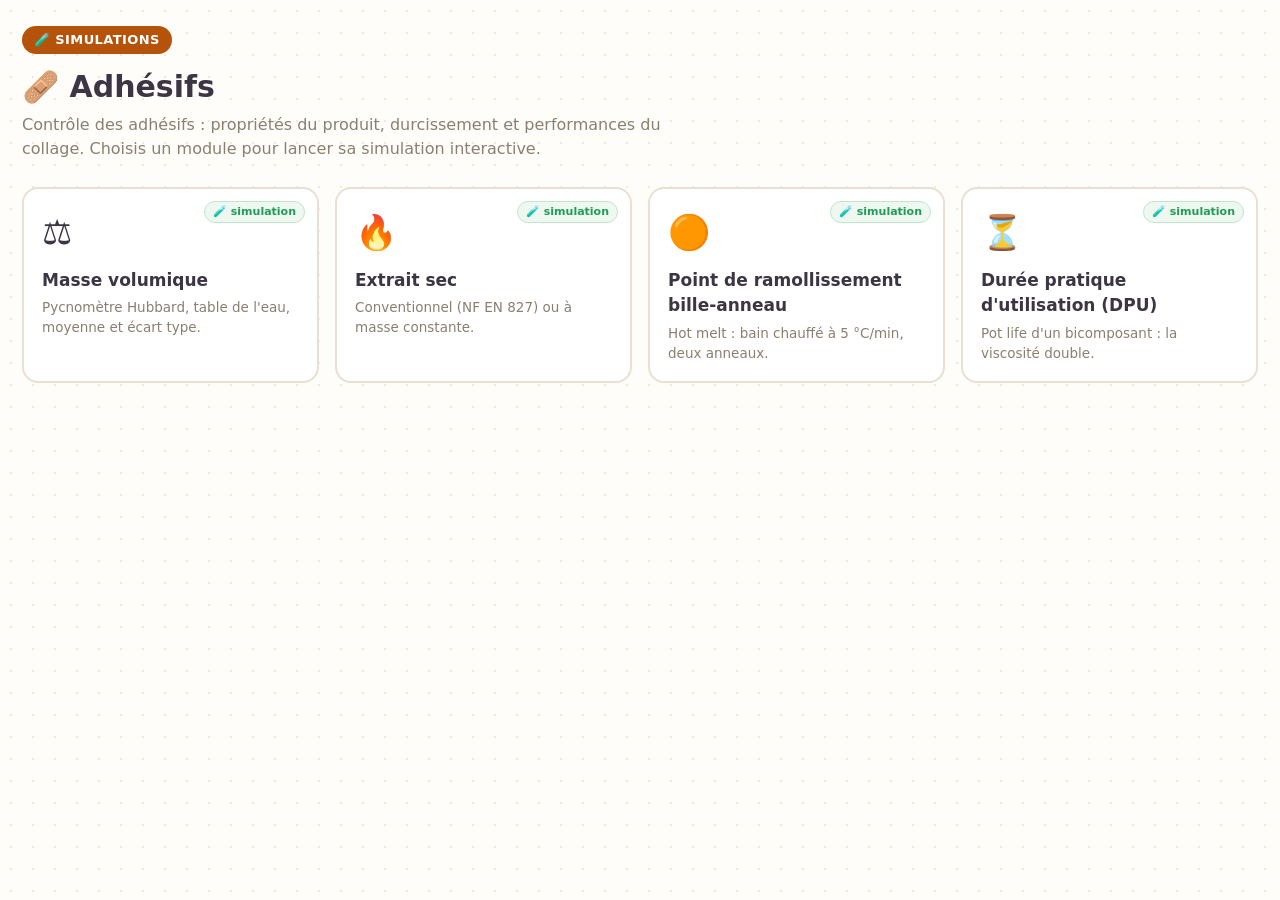
<file: pages/simulations.html>
<!doctype html>
<html lang="fr">
<head>
<meta charset="utf-8">
<meta name="viewport" content="width=device-width, initial-scale=1">
<title>Adhésifs — Simulations · Formu au labo</title>
<style>
  :root { --cat:#b45309; --texte:#3c3644; --bord:#eadfd2; --fond:#fffdf9; }
  * { box-sizing:border-box; }
  body { margin:0; font:16px/1.5 system-ui,sans-serif; color:var(--texte); background:var(--fond);
         background-image: radial-gradient(#f3e7d8 1px, transparent 1px); background-size: 22px 22px; }
  header { padding: 26px 22px 6px; }
  .chip { display:inline-block; background:var(--cat); color:#fff; font-size:13px; font-weight:700;
          padding:4px 12px; border-radius:999px; letter-spacing:.4px; animation: pop .45s cubic-bezier(.2,1.6,.4,1) both; }
  h1 { font-size:30px; margin:10px 0 4px; animation: fadeUp .5s .06s ease both; }
  .desc { color:#8a7f70; margin:0; max-width:660px; animation: fadeUp .5s .12s ease both; }
  .grille { display:grid; grid-template-columns: repeat(auto-fill,minmax(235px,1fr)); gap:16px; padding:20px 22px 30px; }
  .tile { display:block; text-decoration:none; color:inherit; background:#fff; border:2px solid var(--bord);
          border-radius:16px; padding:18px; position:relative; overflow:hidden;
          transition: transform .18s ease, box-shadow .18s ease, border-color .18s ease;
          animation: fadeUp .5s ease both; }
  .tile:hover { transform: translateY(-5px) scale(1.02); box-shadow: 0 14px 30px rgba(180,83,9,.20); border-color: var(--cat); }
  .tile .emoji { font-size:34px; display:inline-block; transition: transform .25s cubic-bezier(.2,1.6,.4,1); }
  .tile:hover .emoji { transform: rotate(-10deg) scale(1.2); }
  .tile h2 { font-size:17px; margin:10px 0 4px; }
  .tile p { margin:0; font-size:13.5px; color:#8a7f70; }
  .badge { position:absolute; top:12px; right:12px; font-size:11px; background:#eef7f0; color:#1f9d55;
           border:1px solid #bfe6cd; padding:2px 8px; border-radius:999px; font-weight:600; }
  .tile::after { content:""; position:absolute; inset:0; pointer-events:none;
                  background:linear-gradient(120deg, transparent 30%, rgba(180,83,9,.08) 50%, transparent 70%);
                  transform: translateX(-110%); transition: transform .55s ease; }
  .tile:hover::after { transform: translateX(110%); }
  @keyframes fadeUp { from { opacity:0; transform: translateY(16px); } to { opacity:1; transform:none; } }
  @keyframes pop { from { opacity:0; transform: scale(.6); } to { opacity:1; transform: scale(1); } }
</style>
</head>
<body>
<header>
  <span class="chip">🧪 SIMULATIONS</span>
  <h1>🩹 Adhésifs</h1>
  <p class="desc">Contrôle des adhésifs : propriétés du produit, durcissement et performances du collage. Choisis un module pour lancer sa simulation interactive.</p>
</header>
<div class="grille">
  <a class="tile" style="animation-delay:.15s" href="../#/module-masse-volumique" target="_parent">
    <span class="badge">🧪 simulation</span><span class="emoji">⚖️</span>
    <h2>Masse volumique</h2><p>Pycnomètre Hubbard, table de l'eau, moyenne et écart type.</p>
  </a>
  <a class="tile" style="animation-delay:.25s" href="../#/module-extrait-sec" target="_parent">
    <span class="badge">🧪 simulation</span><span class="emoji">🔥</span>
    <h2>Extrait sec</h2><p>Conventionnel (NF EN 827) ou à masse constante.</p>
  </a>
  <a class="tile" style="animation-delay:.35s" href="../#/module-bille-anneau" target="_parent">
    <span class="badge">🧪 simulation</span><span class="emoji">🟠</span>
    <h2>Point de ramollissement bille-anneau</h2><p>Hot melt : bain chauffé à 5 °C/min, deux anneaux.</p>
  </a>
  <a class="tile" style="animation-delay:.45s" href="../#/module-dpu" target="_parent">
    <span class="badge">🧪 simulation</span><span class="emoji">⏳</span>
    <h2>Durée pratique d'utilisation (DPU)</h2><p>Pot life d'un bicomposant : la viscosité double.</p>
  </a>
</div>
</body>
</html>
</file>
